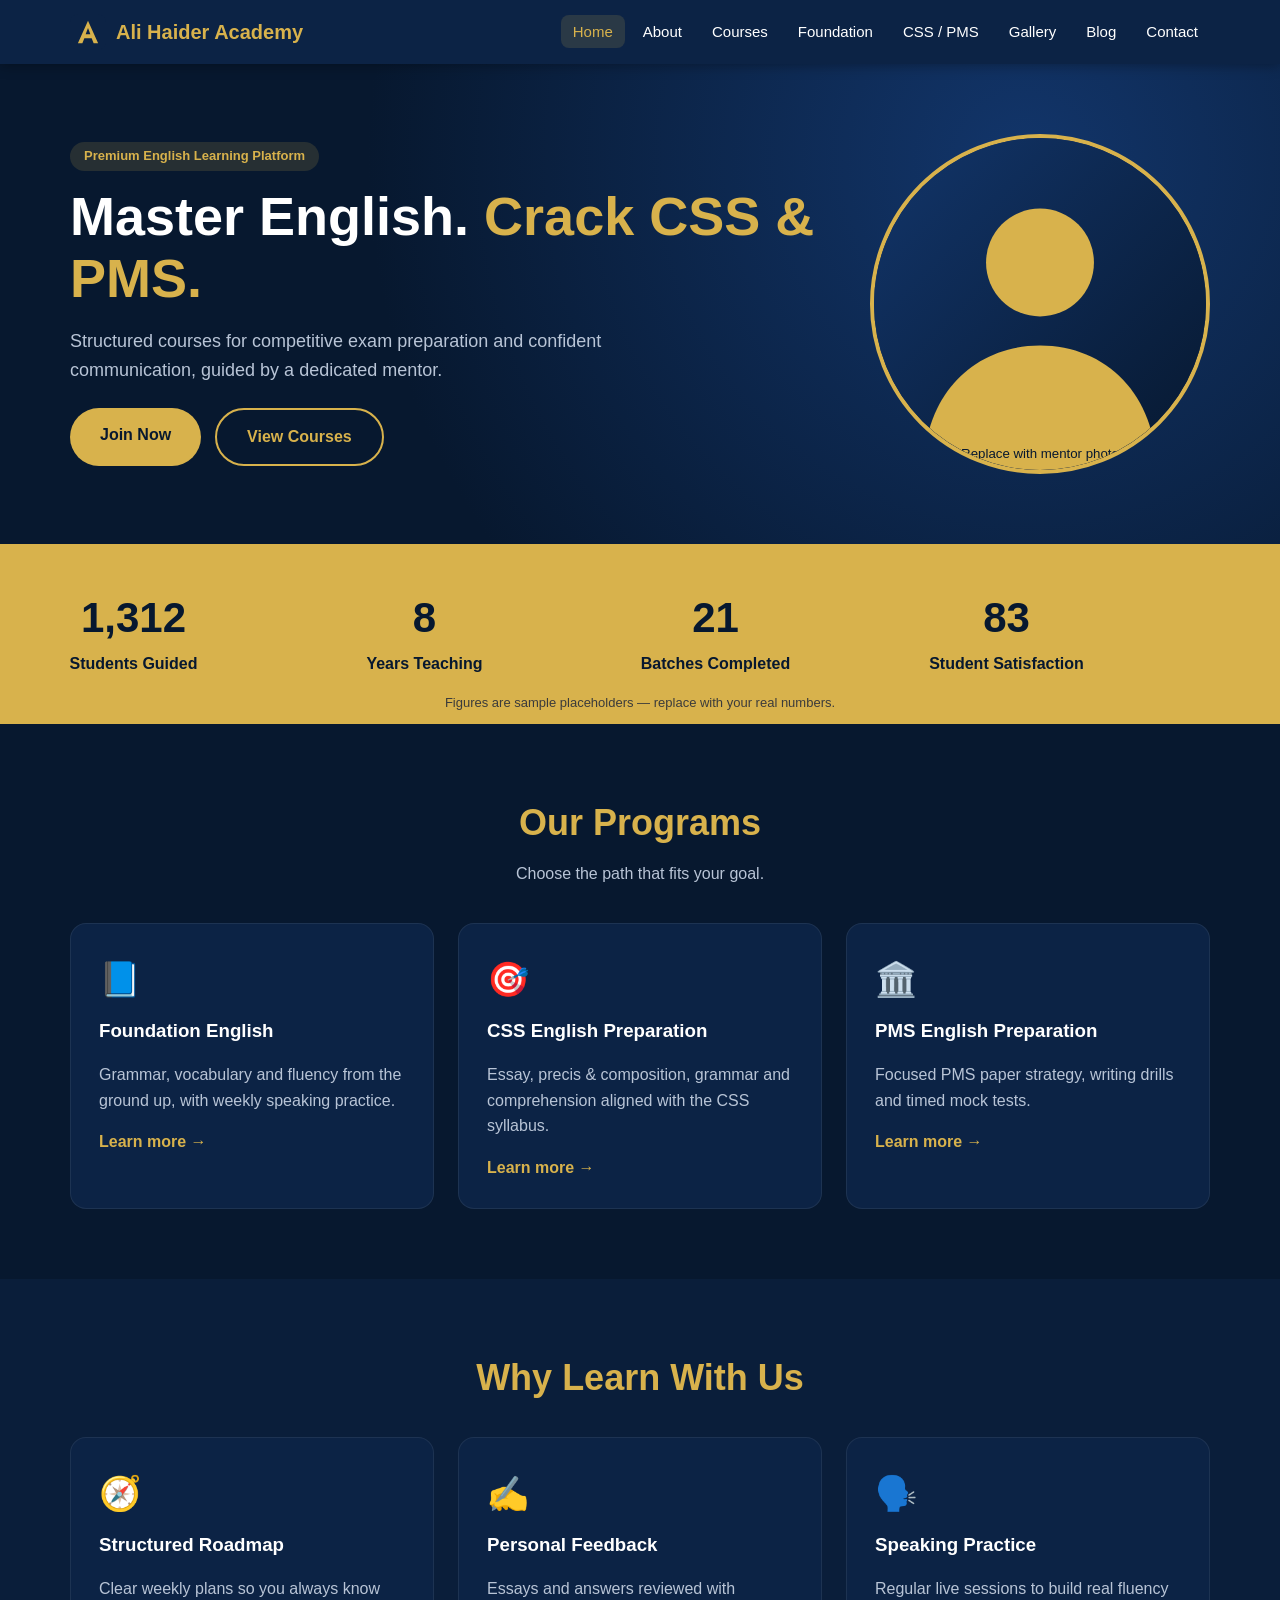
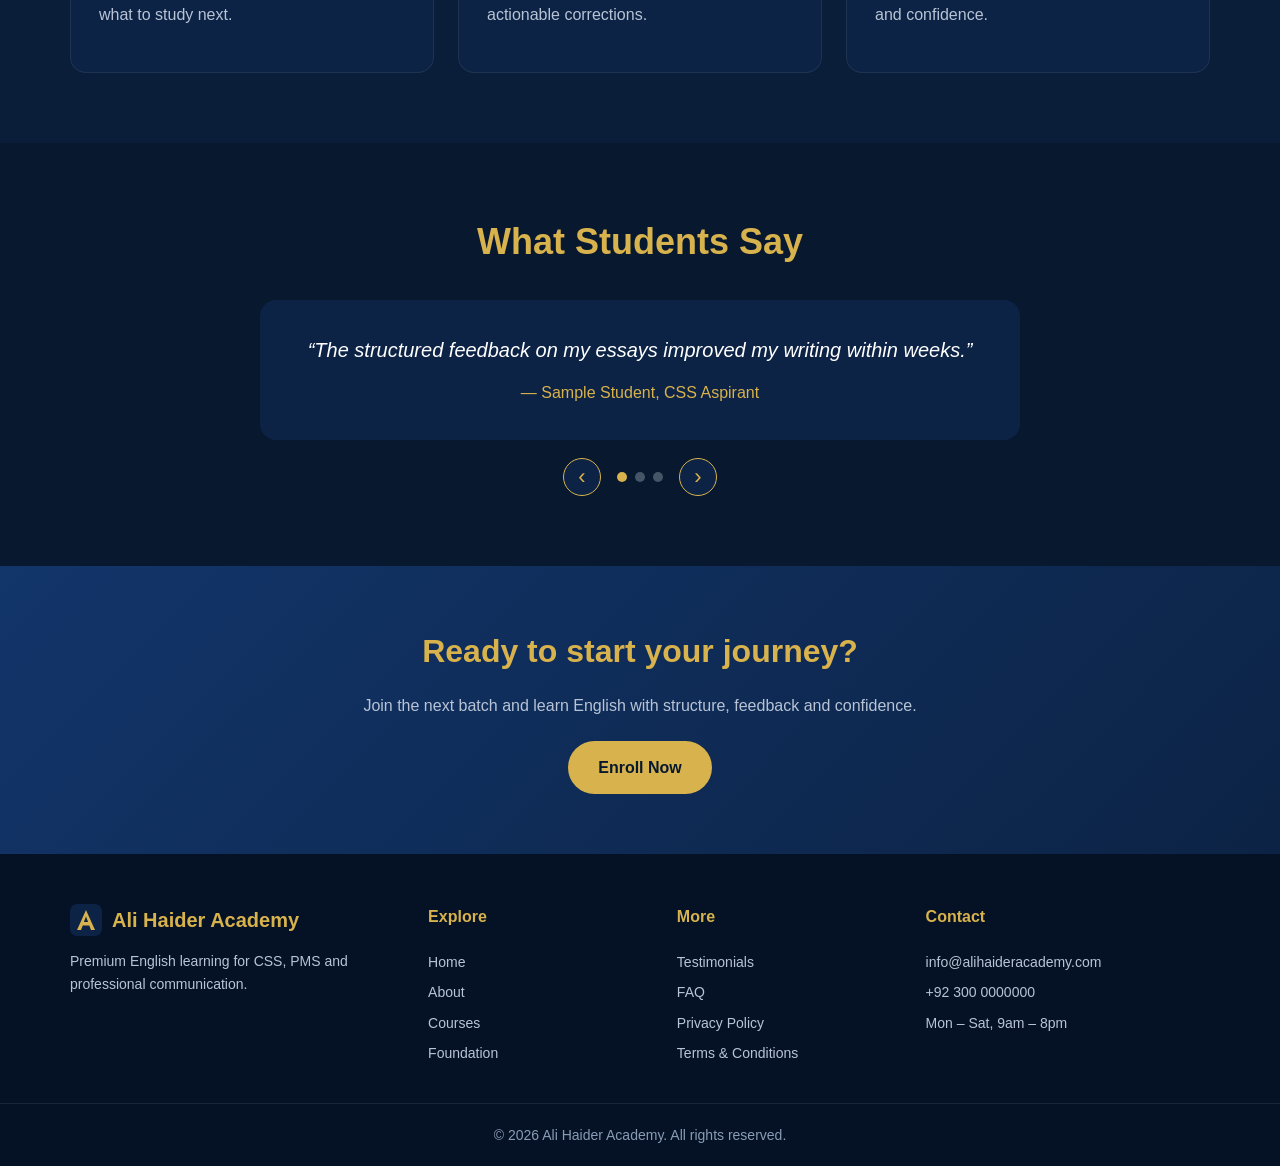
<file: index.html>
<!DOCTYPE html>
<html lang="en">
<head>
<meta charset="UTF-8">
<meta name="viewport" content="width=device-width, initial-scale=1.0">
<title>Home | Ali Haider Academy</title>
<meta name="description" content="Premium English learning platform for CSS, PMS and communication skills by Ali Haider Academy.">
<link rel="icon" type="image/svg+xml" href="assets/icons/logo.svg">
<link rel="stylesheet" href="css/style.css">
<link rel="stylesheet" href="css/responsive.css">
<link rel="stylesheet" href="css/animations.css">
</head>
<body>
<a class="skip" href="#main">Skip to content</a>
<header class="nav" id="top">
<div class="container nav-inner">
<a class="brand" href="index.html"><img src="assets/icons/logo.svg" alt="" width="36" height="36"><span>Ali Haider Academy</span></a>
<button class="menu-btn" id="menuBtn" aria-label="Toggle menu" aria-expanded="false" aria-controls="navLinks"><img src="assets/icons/menu.svg" alt="" width="26" height="26"></button>
<nav id="navLinks" aria-label="Main navigation"><a href="index.html" class="active" aria-current="page">Home</a><a href="about.html">About</a><a href="courses.html">Courses</a><a href="foundation.html">Foundation</a><a href="css-pms.html">CSS / PMS</a><a href="gallery.html">Gallery</a><a href="blog.html">Blog</a><a href="contact.html">Contact</a></nav>
</div>
</header>
<main id="main">

<section class="hero"><div class="container hero-inner">
<div class="reveal"><span class="tag">Premium English Learning Platform</span>
<h1>Master English. <span class="gold">Crack CSS &amp; PMS.</span></h1>
<p>Structured courses for competitive exam preparation and confident communication, guided by a dedicated mentor.</p>
<div class="actions"><a class="btn" href="contact.html">Join Now</a><a class="btn ghost" href="courses.html">View Courses</a></div></div>
<img class="hero-img reveal" src="assets/images/mentor-profile.svg" alt="Mentor portrait of Ali Haider" width="360" height="360">
</div></section>
<section class="stats"><div class="container grid4">
<div><b class="counter" data-target="1500" data-suffix="+">0</b><span>Students Guided</span></div>
<div><b class="counter" data-target="10" data-suffix="+">0</b><span>Years Teaching</span></div>
<div><b class="counter" data-target="25" data-suffix="+">0</b><span>Batches Completed</span></div>
<div><b class="counter" data-target="95" data-suffix="%">0</b><span>Student Satisfaction</span></div>
</div><p class="note container">Figures are sample placeholders — replace with your real numbers.</p></section>
<section class="section"><div class="container"><h2 class="title">Our Programs</h2><p class="sub">Choose the path that fits your goal.</p><div class="grid3">
<article class="card reveal"><div class="ico">📘</div><h3>Foundation English</h3><p>Grammar, vocabulary and fluency from the ground up, with weekly speaking practice.</p><a href="foundation.html" class="more">Learn more →</a></article>
<article class="card reveal"><div class="ico">🎯</div><h3>CSS English Preparation</h3><p>Essay, precis &amp; composition, grammar and comprehension aligned with the CSS syllabus.</p><a href="css-pms.html" class="more">Learn more →</a></article>
<article class="card reveal"><div class="ico">🏛️</div><h3>PMS English Preparation</h3><p>Focused PMS paper strategy, writing drills and timed mock tests.</p><a href="css-pms.html" class="more">Learn more →</a></article></div></div></section>
<section class="section alt"><div class="container"><h2 class="title">Why Learn With Us</h2><div class="grid3">
<div class="card reveal"><div class="ico">🧭</div><h3>Structured Roadmap</h3><p>Clear weekly plans so you always know what to study next.</p></div>
<div class="card reveal"><div class="ico">✍️</div><h3>Personal Feedback</h3><p>Essays and answers reviewed with actionable corrections.</p></div>
<div class="card reveal"><div class="ico">🗣️</div><h3>Speaking Practice</h3><p>Regular live sessions to build real fluency and confidence.</p></div></div></div></section>
<section class="section"><div class="container"><h2 class="title">What Students Say</h2>
<div class="slider" id="slider"><div class="slides">
<blockquote class="slide"><p>“The structured feedback on my essays improved my writing within weeks.”</p><cite>— Sample Student, CSS Aspirant</cite></blockquote>
<blockquote class="slide"><p>“Grammar finally made sense. The weekly practice kept me consistent.”</p><cite>— Sample Student, Foundation</cite></blockquote>
<blockquote class="slide"><p>“Timed mock tests prepared me for the real PMS paper.”</p><cite>— Sample Student, PMS Aspirant</cite></blockquote>
</div><div class="slider-ctrl"><button id="prev" aria-label="Previous">‹</button><div class="dots" id="dots"></div><button id="next" aria-label="Next">›</button></div></div></div></section>
<section class="cta"><div class="container reveal"><h2>Ready to start your journey?</h2><p>Join the next batch and learn English with structure, feedback and confidence.</p><a class="btn" href="contact.html">Enroll Now</a></div></section>
</main>
<footer class="footer">
<div class="container footer-grid">
<div><div class="brand"><img src="assets/icons/logo.svg" alt="" width="32" height="32"><span>Ali Haider Academy</span></div><p>Premium English learning for CSS, PMS and professional communication.</p></div>
<div><h4>Explore</h4><ul><li><a href="index.html">Home</a></li><li><a href="about.html">About</a></li><li><a href="courses.html">Courses</a></li><li><a href="foundation.html">Foundation</a></li></ul></div>
<div><h4>More</h4><ul><li><a href="testimonials.html">Testimonials</a></li><li><a href="faq.html">FAQ</a></li><li><a href="privacy.html">Privacy Policy</a></li><li><a href="terms.html">Terms &amp; Conditions</a></li></ul></div>
<div><h4>Contact</h4><ul><li>info@alihaideracademy.com</li><li>+92 300 0000000</li><li>Mon – Sat, 9am – 8pm</li></ul></div>
</div>
<div class="copy">&copy; <span id="year">2026</span> Ali Haider Academy. All rights reserved.</div>
</footer>
<button class="to-top" id="toTop" aria-label="Back to top">&#8679;</button>
<script src="js/main.js"></script>
<script src="js/counter.js"></script>
<script src="js/slider.js"></script>
</body>
</html>
</file>
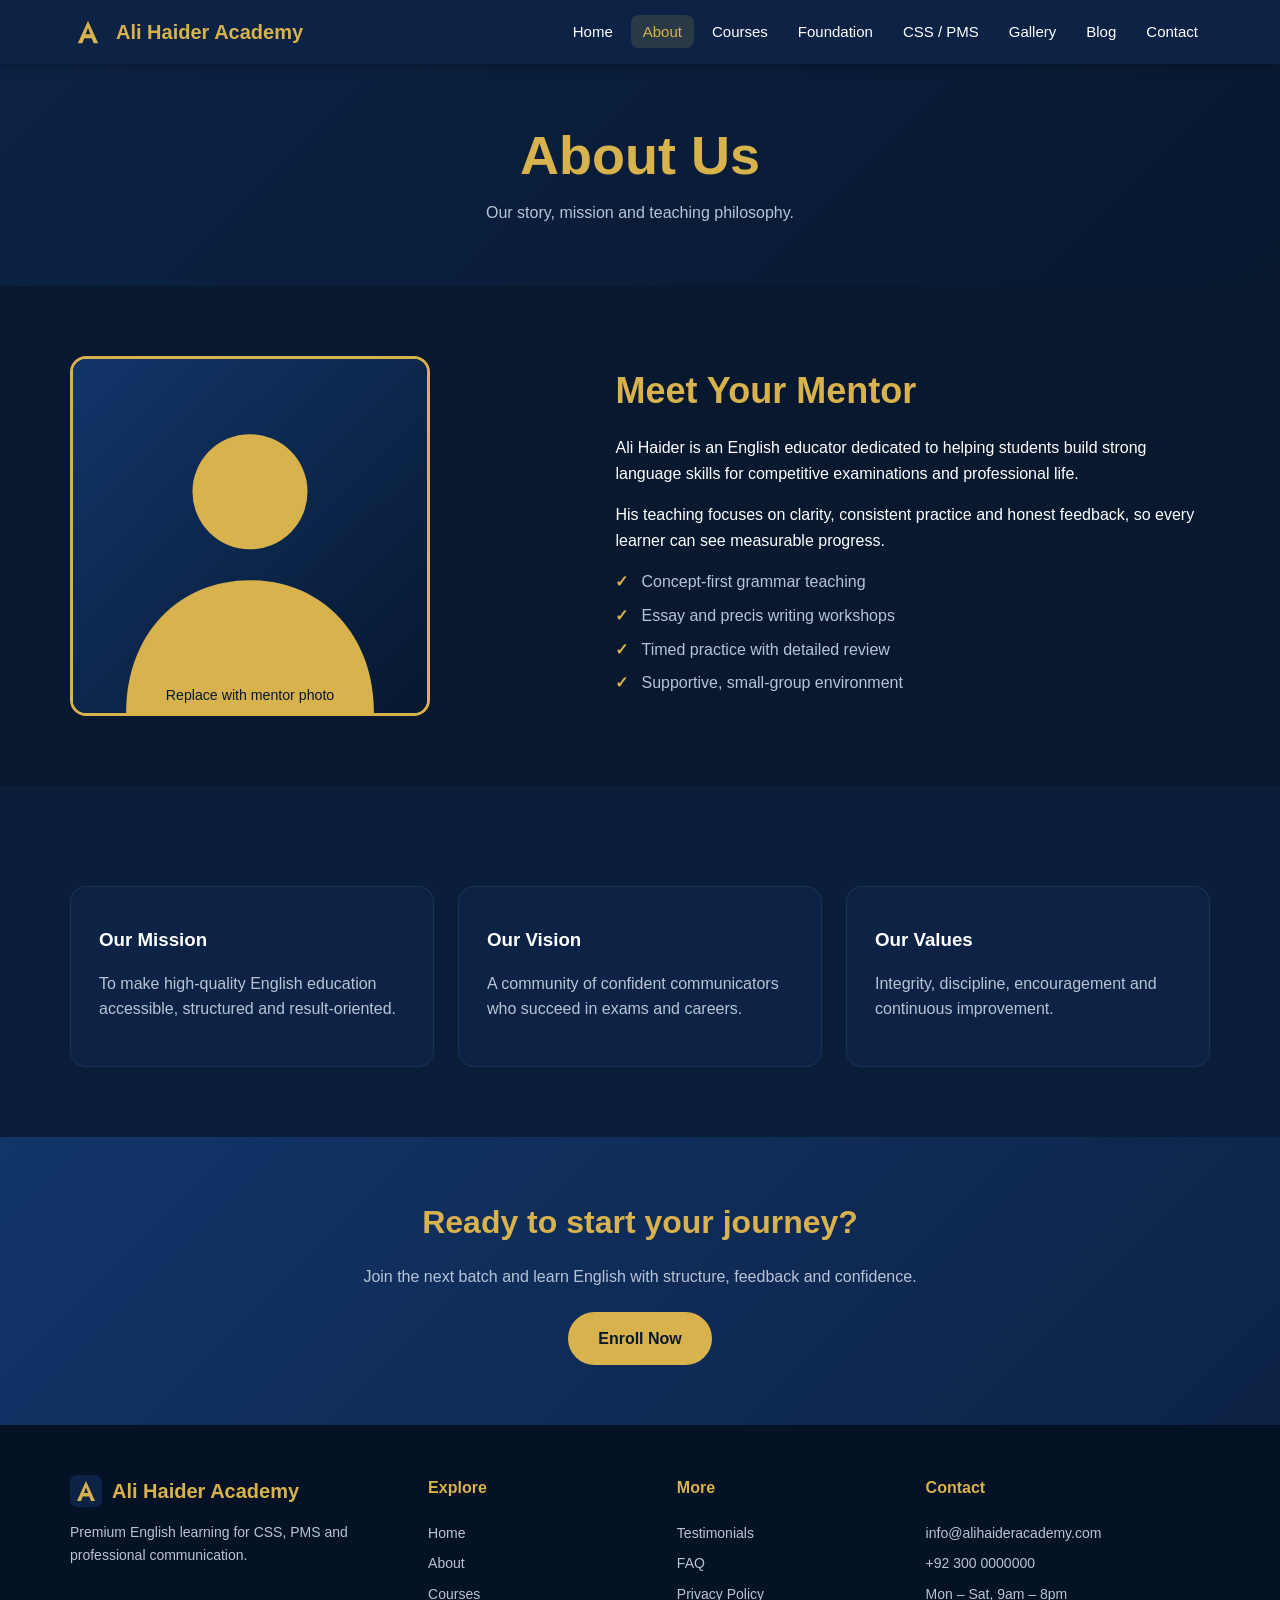
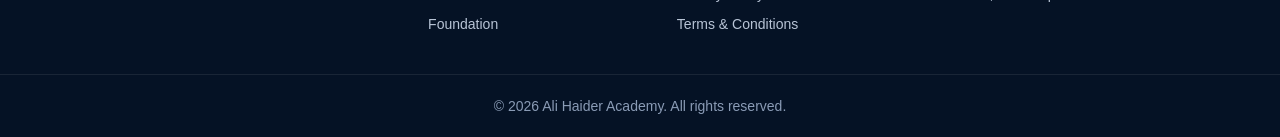
<file: about.html>
<!DOCTYPE html>
<html lang="en">
<head>
<meta charset="UTF-8">
<meta name="viewport" content="width=device-width, initial-scale=1.0">
<title>About | Ali Haider Academy</title>
<meta name="description" content="Learn about Ali Haider Academy, its mentor, mission and teaching approach.">
<link rel="icon" type="image/svg+xml" href="assets/icons/logo.svg">
<link rel="stylesheet" href="css/style.css">
<link rel="stylesheet" href="css/responsive.css">
<link rel="stylesheet" href="css/animations.css">
</head>
<body>
<a class="skip" href="#main">Skip to content</a>
<header class="nav" id="top">
<div class="container nav-inner">
<a class="brand" href="index.html"><img src="assets/icons/logo.svg" alt="" width="36" height="36"><span>Ali Haider Academy</span></a>
<button class="menu-btn" id="menuBtn" aria-label="Toggle menu" aria-expanded="false" aria-controls="navLinks"><img src="assets/icons/menu.svg" alt="" width="26" height="26"></button>
<nav id="navLinks" aria-label="Main navigation"><a href="index.html">Home</a><a href="about.html" class="active" aria-current="page">About</a><a href="courses.html">Courses</a><a href="foundation.html">Foundation</a><a href="css-pms.html">CSS / PMS</a><a href="gallery.html">Gallery</a><a href="blog.html">Blog</a><a href="contact.html">Contact</a></nav>
</div>
</header>
<main id="main">
<section class="page-hero"><div class="container reveal"><h1>About Us</h1><p>Our story, mission and teaching philosophy.</p></div></section>
<section class="section"><div class="container split">
<img class="reveal" src="assets/images/mentor-profile.svg" alt="Ali Haider, mentor" width="360" height="360">
<div class="reveal"><h2 class="title left">Meet Your Mentor</h2>
<p>Ali Haider is an English educator dedicated to helping students build strong language skills for competitive examinations and professional life.</p>
<p>His teaching focuses on clarity, consistent practice and honest feedback, so every learner can see measurable progress.</p>
<ul class="check"><li>Concept-first grammar teaching</li><li>Essay and precis writing workshops</li><li>Timed practice with detailed review</li><li>Supportive, small-group environment</li></ul></div></div></section>
<section class="section alt"><div class="container grid3">
<div class="card reveal"><h3>Our Mission</h3><p>To make high-quality English education accessible, structured and result-oriented.</p></div>
<div class="card reveal"><h3>Our Vision</h3><p>A community of confident communicators who succeed in exams and careers.</p></div>
<div class="card reveal"><h3>Our Values</h3><p>Integrity, discipline, encouragement and continuous improvement.</p></div></div></section><section class="cta"><div class="container reveal"><h2>Ready to start your journey?</h2><p>Join the next batch and learn English with structure, feedback and confidence.</p><a class="btn" href="contact.html">Enroll Now</a></div></section>
</main>
<footer class="footer">
<div class="container footer-grid">
<div><div class="brand"><img src="assets/icons/logo.svg" alt="" width="32" height="32"><span>Ali Haider Academy</span></div><p>Premium English learning for CSS, PMS and professional communication.</p></div>
<div><h4>Explore</h4><ul><li><a href="index.html">Home</a></li><li><a href="about.html">About</a></li><li><a href="courses.html">Courses</a></li><li><a href="foundation.html">Foundation</a></li></ul></div>
<div><h4>More</h4><ul><li><a href="testimonials.html">Testimonials</a></li><li><a href="faq.html">FAQ</a></li><li><a href="privacy.html">Privacy Policy</a></li><li><a href="terms.html">Terms &amp; Conditions</a></li></ul></div>
<div><h4>Contact</h4><ul><li>info@alihaideracademy.com</li><li>+92 300 0000000</li><li>Mon – Sat, 9am – 8pm</li></ul></div>
</div>
<div class="copy">&copy; <span id="year">2026</span> Ali Haider Academy. All rights reserved.</div>
</footer>
<button class="to-top" id="toTop" aria-label="Back to top">&#8679;</button>
<script src="js/main.js"></script>
</body>
</html>
</file>
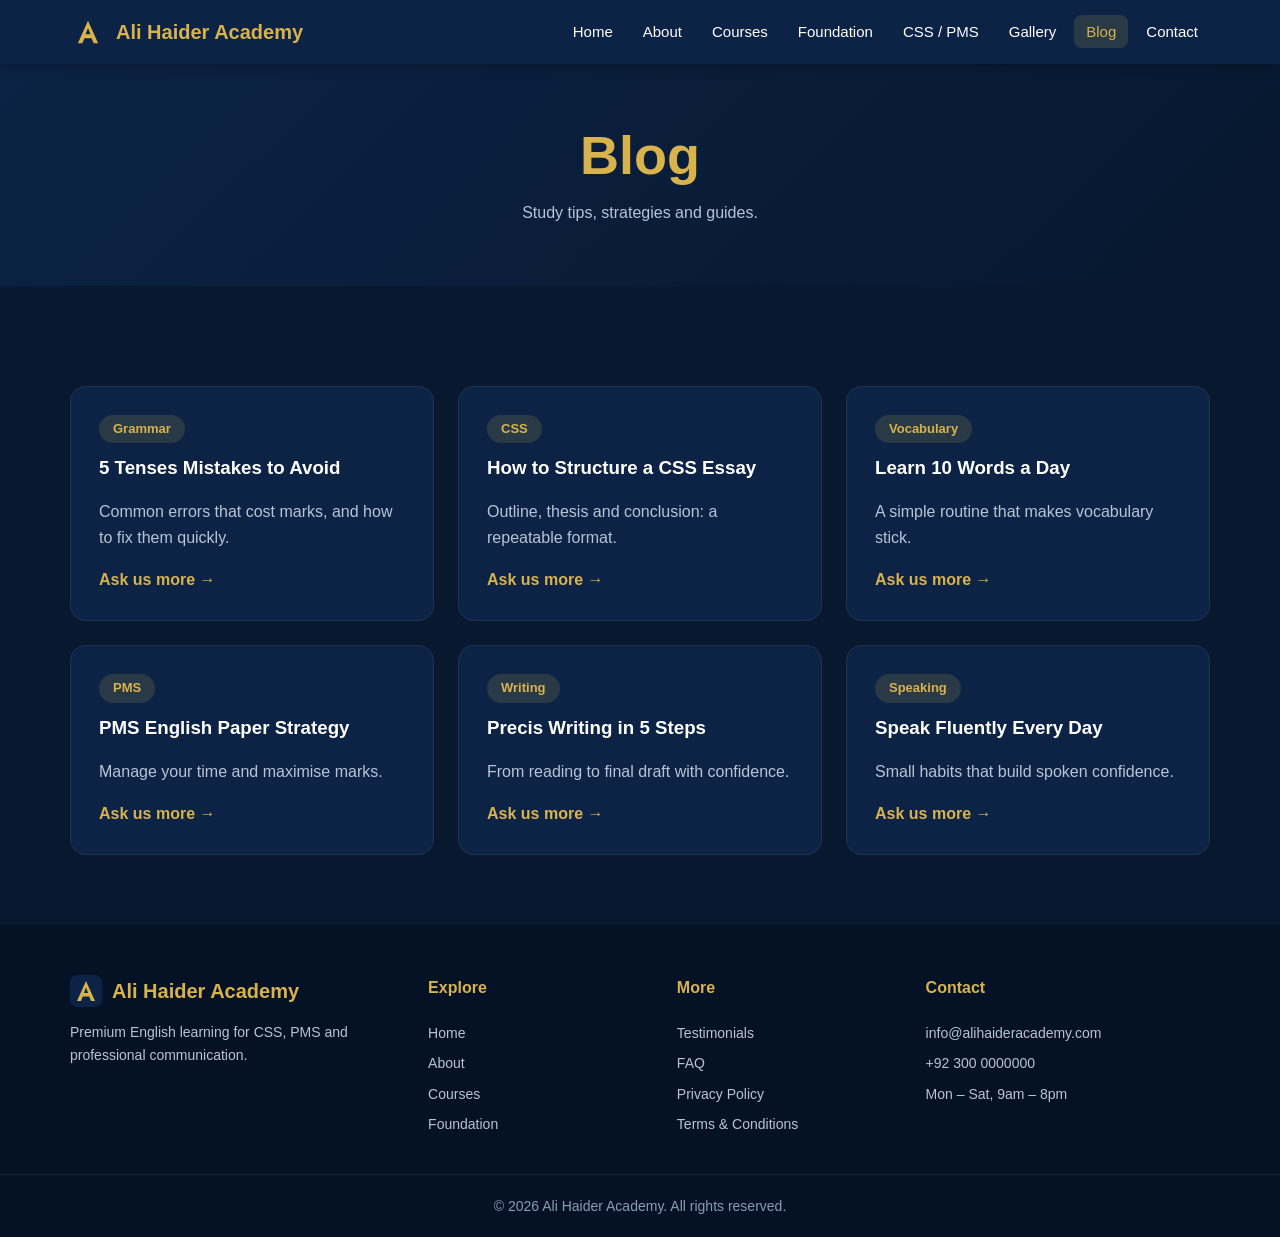
<file: blog.html>
<!DOCTYPE html>
<html lang="en">
<head>
<meta charset="UTF-8">
<meta name="viewport" content="width=device-width, initial-scale=1.0">
<title>Blog | Ali Haider Academy</title>
<meta name="description" content="Tips and guides on English grammar, writing and CSS/PMS preparation.">
<link rel="icon" type="image/svg+xml" href="assets/icons/logo.svg">
<link rel="stylesheet" href="css/style.css">
<link rel="stylesheet" href="css/responsive.css">
<link rel="stylesheet" href="css/animations.css">
</head>
<body>
<a class="skip" href="#main">Skip to content</a>
<header class="nav" id="top">
<div class="container nav-inner">
<a class="brand" href="index.html"><img src="assets/icons/logo.svg" alt="" width="36" height="36"><span>Ali Haider Academy</span></a>
<button class="menu-btn" id="menuBtn" aria-label="Toggle menu" aria-expanded="false" aria-controls="navLinks"><img src="assets/icons/menu.svg" alt="" width="26" height="26"></button>
<nav id="navLinks" aria-label="Main navigation"><a href="index.html">Home</a><a href="about.html">About</a><a href="courses.html">Courses</a><a href="foundation.html">Foundation</a><a href="css-pms.html">CSS / PMS</a><a href="gallery.html">Gallery</a><a href="blog.html" class="active" aria-current="page">Blog</a><a href="contact.html">Contact</a></nav>
</div>
</header>
<main id="main">
<section class="page-hero"><div class="container reveal"><h1>Blog</h1><p>Study tips, strategies and guides.</p></div></section><section class="section"><div class="container grid3"><article class="card reveal"><span class="tag">Grammar</span><h3>5 Tenses Mistakes to Avoid</h3><p>Common errors that cost marks, and how to fix them quickly.</p><a class="more" href="contact.html">Ask us more →</a></article><article class="card reveal"><span class="tag">CSS</span><h3>How to Structure a CSS Essay</h3><p>Outline, thesis and conclusion: a repeatable format.</p><a class="more" href="contact.html">Ask us more →</a></article><article class="card reveal"><span class="tag">Vocabulary</span><h3>Learn 10 Words a Day</h3><p>A simple routine that makes vocabulary stick.</p><a class="more" href="contact.html">Ask us more →</a></article><article class="card reveal"><span class="tag">PMS</span><h3>PMS English Paper Strategy</h3><p>Manage your time and maximise marks.</p><a class="more" href="contact.html">Ask us more →</a></article><article class="card reveal"><span class="tag">Writing</span><h3>Precis Writing in 5 Steps</h3><p>From reading to final draft with confidence.</p><a class="more" href="contact.html">Ask us more →</a></article><article class="card reveal"><span class="tag">Speaking</span><h3>Speak Fluently Every Day</h3><p>Small habits that build spoken confidence.</p><a class="more" href="contact.html">Ask us more →</a></article></div></section>
</main>
<footer class="footer">
<div class="container footer-grid">
<div><div class="brand"><img src="assets/icons/logo.svg" alt="" width="32" height="32"><span>Ali Haider Academy</span></div><p>Premium English learning for CSS, PMS and professional communication.</p></div>
<div><h4>Explore</h4><ul><li><a href="index.html">Home</a></li><li><a href="about.html">About</a></li><li><a href="courses.html">Courses</a></li><li><a href="foundation.html">Foundation</a></li></ul></div>
<div><h4>More</h4><ul><li><a href="testimonials.html">Testimonials</a></li><li><a href="faq.html">FAQ</a></li><li><a href="privacy.html">Privacy Policy</a></li><li><a href="terms.html">Terms &amp; Conditions</a></li></ul></div>
<div><h4>Contact</h4><ul><li>info@alihaideracademy.com</li><li>+92 300 0000000</li><li>Mon – Sat, 9am – 8pm</li></ul></div>
</div>
<div class="copy">&copy; <span id="year">2026</span> Ali Haider Academy. All rights reserved.</div>
</footer>
<button class="to-top" id="toTop" aria-label="Back to top">&#8679;</button>
<script src="js/main.js"></script>
</body>
</html>
</file>
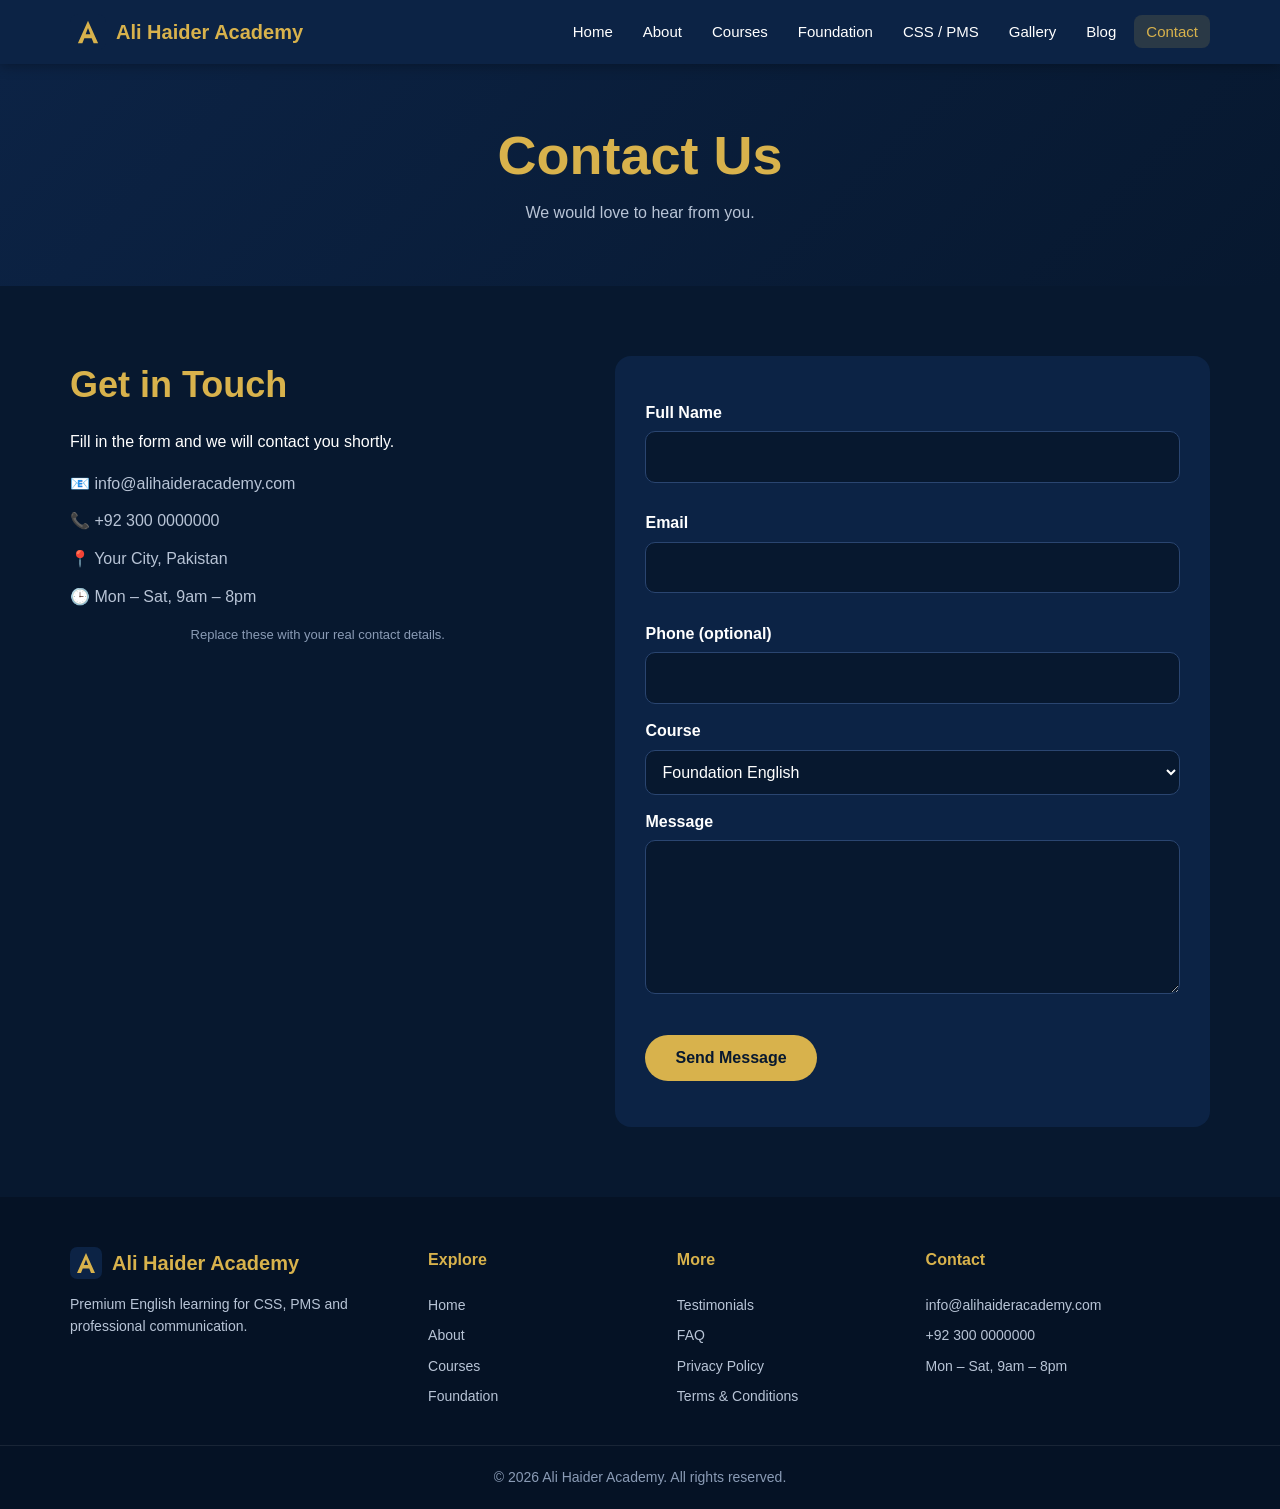
<file: contact.html>
<!DOCTYPE html>
<html lang="en">
<head>
<meta charset="UTF-8">
<meta name="viewport" content="width=device-width, initial-scale=1.0">
<title>Contact | Ali Haider Academy</title>
<meta name="description" content="Contact Ali Haider Academy to enroll or ask questions.">
<link rel="icon" type="image/svg+xml" href="assets/icons/logo.svg">
<link rel="stylesheet" href="css/style.css">
<link rel="stylesheet" href="css/responsive.css">
<link rel="stylesheet" href="css/animations.css">
</head>
<body>
<a class="skip" href="#main">Skip to content</a>
<header class="nav" id="top">
<div class="container nav-inner">
<a class="brand" href="index.html"><img src="assets/icons/logo.svg" alt="" width="36" height="36"><span>Ali Haider Academy</span></a>
<button class="menu-btn" id="menuBtn" aria-label="Toggle menu" aria-expanded="false" aria-controls="navLinks"><img src="assets/icons/menu.svg" alt="" width="26" height="26"></button>
<nav id="navLinks" aria-label="Main navigation"><a href="index.html">Home</a><a href="about.html">About</a><a href="courses.html">Courses</a><a href="foundation.html">Foundation</a><a href="css-pms.html">CSS / PMS</a><a href="gallery.html">Gallery</a><a href="blog.html">Blog</a><a href="contact.html" class="active" aria-current="page">Contact</a></nav>
</div>
</header>
<main id="main">
<section class="page-hero"><div class="container reveal"><h1>Contact Us</h1><p>We would love to hear from you.</p></div></section><section class="section"><div class="container split top">
<div class="reveal"><h2 class="title left">Get in Touch</h2><p>Fill in the form and we will contact you shortly.</p>
<ul class="info"><li>📧 info@alihaideracademy.com</li><li>📞 +92 300 0000000</li><li>📍 Your City, Pakistan</li><li>🕒 Mon – Sat, 9am – 8pm</li></ul><p class="note">Replace these with your real contact details.</p></div>
<form id="contactForm" class="form reveal" novalidate>
<label for="name">Full Name</label><input id="name" name="name" type="text" autocomplete="name" required><small class="err" data-for="name"></small>
<label for="email">Email</label><input id="email" name="email" type="email" autocomplete="email" required><small class="err" data-for="email"></small>
<label for="phone">Phone (optional)</label><input id="phone" name="phone" type="tel" autocomplete="tel">
<label for="course">Course</label><select id="course" name="course"><option>Foundation English</option><option>CSS English</option><option>PMS English</option></select>
<label for="message">Message</label><textarea id="message" name="message" rows="5" required></textarea><small class="err" data-for="message"></small>
<button class="btn" type="submit">Send Message</button><p id="formStatus" role="status" aria-live="polite"></p>
</form></div></section>
</main>
<footer class="footer">
<div class="container footer-grid">
<div><div class="brand"><img src="assets/icons/logo.svg" alt="" width="32" height="32"><span>Ali Haider Academy</span></div><p>Premium English learning for CSS, PMS and professional communication.</p></div>
<div><h4>Explore</h4><ul><li><a href="index.html">Home</a></li><li><a href="about.html">About</a></li><li><a href="courses.html">Courses</a></li><li><a href="foundation.html">Foundation</a></li></ul></div>
<div><h4>More</h4><ul><li><a href="testimonials.html">Testimonials</a></li><li><a href="faq.html">FAQ</a></li><li><a href="privacy.html">Privacy Policy</a></li><li><a href="terms.html">Terms &amp; Conditions</a></li></ul></div>
<div><h4>Contact</h4><ul><li>info@alihaideracademy.com</li><li>+92 300 0000000</li><li>Mon – Sat, 9am – 8pm</li></ul></div>
</div>
<div class="copy">&copy; <span id="year">2026</span> Ali Haider Academy. All rights reserved.</div>
</footer>
<button class="to-top" id="toTop" aria-label="Back to top">&#8679;</button>
<script src="js/main.js"></script>
<script src="js/contact.js"></script>
</body>
</html>
</file>
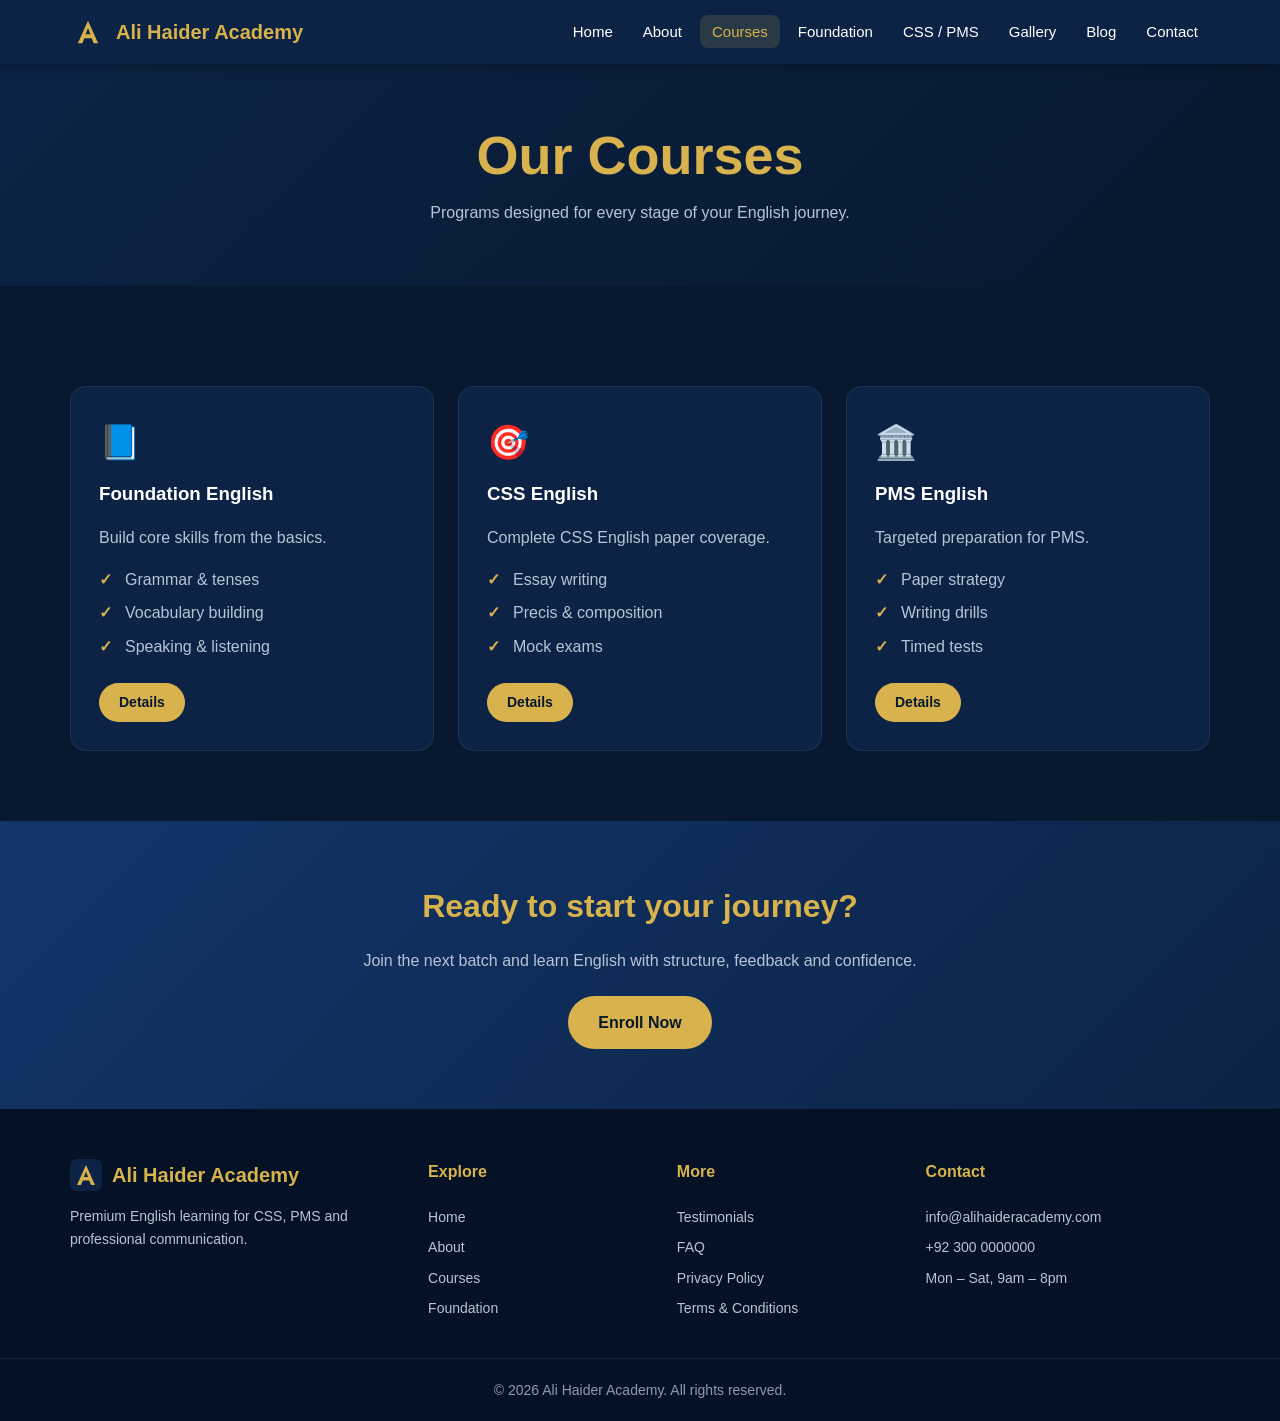
<file: courses.html>
<!DOCTYPE html>
<html lang="en">
<head>
<meta charset="UTF-8">
<meta name="viewport" content="width=device-width, initial-scale=1.0">
<title>Courses | Ali Haider Academy</title>
<meta name="description" content="Browse English courses: Foundation, CSS and PMS preparation.">
<link rel="icon" type="image/svg+xml" href="assets/icons/logo.svg">
<link rel="stylesheet" href="css/style.css">
<link rel="stylesheet" href="css/responsive.css">
<link rel="stylesheet" href="css/animations.css">
</head>
<body>
<a class="skip" href="#main">Skip to content</a>
<header class="nav" id="top">
<div class="container nav-inner">
<a class="brand" href="index.html"><img src="assets/icons/logo.svg" alt="" width="36" height="36"><span>Ali Haider Academy</span></a>
<button class="menu-btn" id="menuBtn" aria-label="Toggle menu" aria-expanded="false" aria-controls="navLinks"><img src="assets/icons/menu.svg" alt="" width="26" height="26"></button>
<nav id="navLinks" aria-label="Main navigation"><a href="index.html">Home</a><a href="about.html">About</a><a href="courses.html" class="active" aria-current="page">Courses</a><a href="foundation.html">Foundation</a><a href="css-pms.html">CSS / PMS</a><a href="gallery.html">Gallery</a><a href="blog.html">Blog</a><a href="contact.html">Contact</a></nav>
</div>
</header>
<main id="main">
<section class="page-hero"><div class="container reveal"><h1>Our Courses</h1><p>Programs designed for every stage of your English journey.</p></div></section><section class="section"><div class="container grid3"><article class="card reveal"><div class="ico">📘</div><h3>Foundation English</h3><p>Build core skills from the basics.</p><ul class="check"><li>Grammar &amp; tenses</li><li>Vocabulary building</li><li>Speaking &amp; listening</li></ul><a class="btn small" href="foundation.html">Details</a></article><article class="card reveal"><div class="ico">🎯</div><h3>CSS English</h3><p>Complete CSS English paper coverage.</p><ul class="check"><li>Essay writing</li><li>Precis &amp; composition</li><li>Mock exams</li></ul><a class="btn small" href="css-pms.html">Details</a></article><article class="card reveal"><div class="ico">🏛️</div><h3>PMS English</h3><p>Targeted preparation for PMS.</p><ul class="check"><li>Paper strategy</li><li>Writing drills</li><li>Timed tests</li></ul><a class="btn small" href="css-pms.html">Details</a></article></div></section><section class="cta"><div class="container reveal"><h2>Ready to start your journey?</h2><p>Join the next batch and learn English with structure, feedback and confidence.</p><a class="btn" href="contact.html">Enroll Now</a></div></section>
</main>
<footer class="footer">
<div class="container footer-grid">
<div><div class="brand"><img src="assets/icons/logo.svg" alt="" width="32" height="32"><span>Ali Haider Academy</span></div><p>Premium English learning for CSS, PMS and professional communication.</p></div>
<div><h4>Explore</h4><ul><li><a href="index.html">Home</a></li><li><a href="about.html">About</a></li><li><a href="courses.html">Courses</a></li><li><a href="foundation.html">Foundation</a></li></ul></div>
<div><h4>More</h4><ul><li><a href="testimonials.html">Testimonials</a></li><li><a href="faq.html">FAQ</a></li><li><a href="privacy.html">Privacy Policy</a></li><li><a href="terms.html">Terms &amp; Conditions</a></li></ul></div>
<div><h4>Contact</h4><ul><li>info@alihaideracademy.com</li><li>+92 300 0000000</li><li>Mon – Sat, 9am – 8pm</li></ul></div>
</div>
<div class="copy">&copy; <span id="year">2026</span> Ali Haider Academy. All rights reserved.</div>
</footer>
<button class="to-top" id="toTop" aria-label="Back to top">&#8679;</button>
<script src="js/main.js"></script>
</body>
</html>
</file>
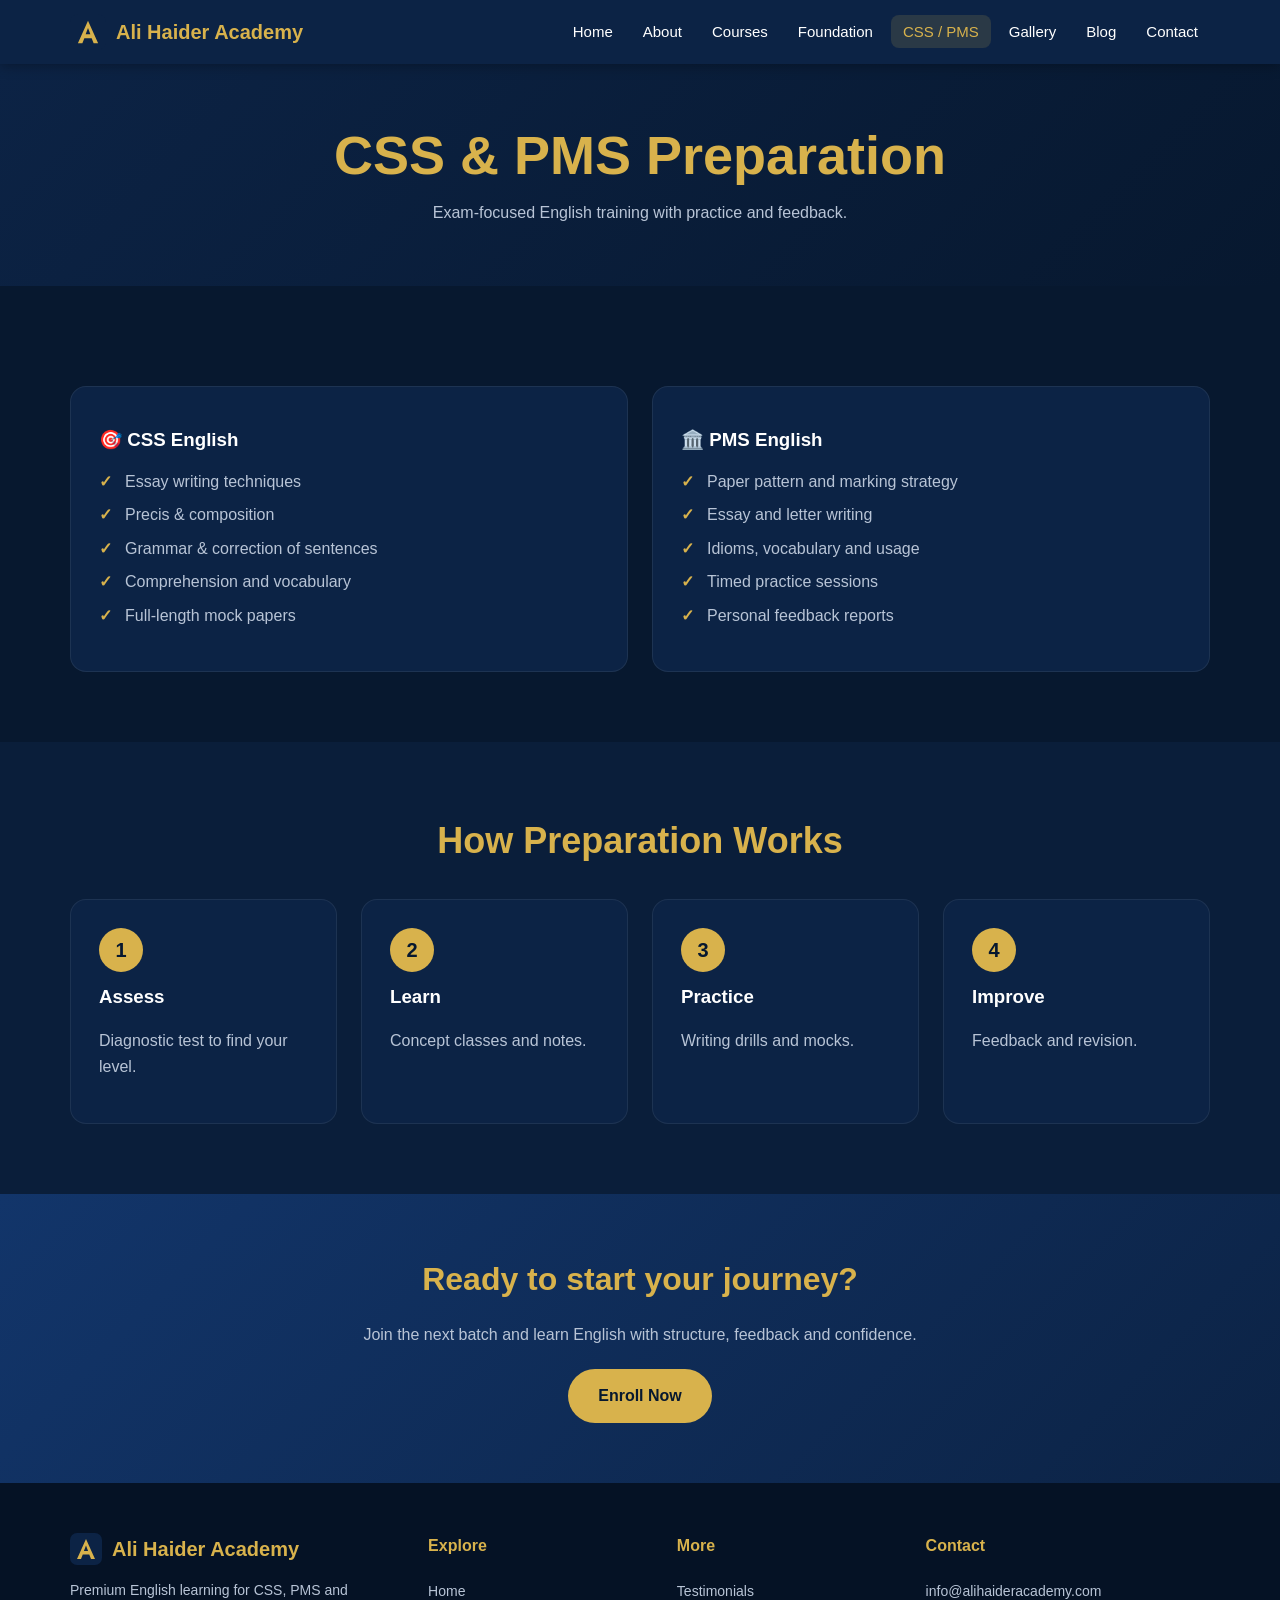
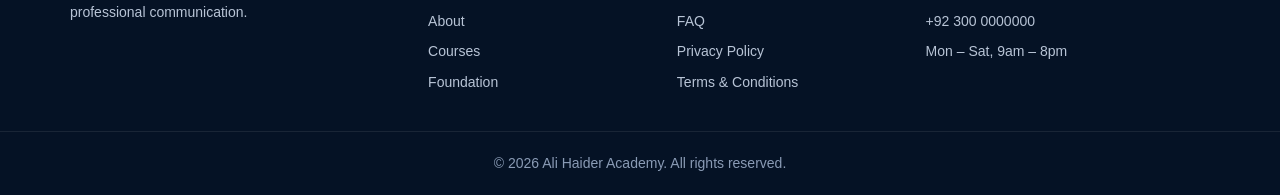
<file: css-pms.html>
<!DOCTYPE html>
<html lang="en">
<head>
<meta charset="UTF-8">
<meta name="viewport" content="width=device-width, initial-scale=1.0">
<title>CSS PMS Preparation | Ali Haider Academy</title>
<meta name="description" content="CSS and PMS English preparation: essay, precis, grammar, mock tests and feedback.">
<link rel="icon" type="image/svg+xml" href="assets/icons/logo.svg">
<link rel="stylesheet" href="css/style.css">
<link rel="stylesheet" href="css/responsive.css">
<link rel="stylesheet" href="css/animations.css">
</head>
<body>
<a class="skip" href="#main">Skip to content</a>
<header class="nav" id="top">
<div class="container nav-inner">
<a class="brand" href="index.html"><img src="assets/icons/logo.svg" alt="" width="36" height="36"><span>Ali Haider Academy</span></a>
<button class="menu-btn" id="menuBtn" aria-label="Toggle menu" aria-expanded="false" aria-controls="navLinks"><img src="assets/icons/menu.svg" alt="" width="26" height="26"></button>
<nav id="navLinks" aria-label="Main navigation"><a href="index.html">Home</a><a href="about.html">About</a><a href="courses.html">Courses</a><a href="foundation.html">Foundation</a><a href="css-pms.html" class="active" aria-current="page">CSS / PMS</a><a href="gallery.html">Gallery</a><a href="blog.html">Blog</a><a href="contact.html">Contact</a></nav>
</div>
</header>
<main id="main">
<section class="page-hero"><div class="container reveal"><h1>CSS &amp; PMS Preparation</h1><p>Exam-focused English training with practice and feedback.</p></div></section><section class="section"><div class="container grid2">
<div class="card reveal"><h3>🎯 CSS English</h3><ul class="check"><li>Essay writing techniques</li><li>Precis &amp; composition</li><li>Grammar &amp; correction of sentences</li><li>Comprehension and vocabulary</li><li>Full-length mock papers</li></ul></div>
<div class="card reveal"><h3>🏛️ PMS English</h3><ul class="check"><li>Paper pattern and marking strategy</li><li>Essay and letter writing</li><li>Idioms, vocabulary and usage</li><li>Timed practice sessions</li><li>Personal feedback reports</li></ul></div></div></section>
<section class="section alt"><div class="container"><h2 class="title">How Preparation Works</h2><div class="grid4 steps">
<div class="card reveal"><b>1</b><h3>Assess</h3><p>Diagnostic test to find your level.</p></div>
<div class="card reveal"><b>2</b><h3>Learn</h3><p>Concept classes and notes.</p></div>
<div class="card reveal"><b>3</b><h3>Practice</h3><p>Writing drills and mocks.</p></div>
<div class="card reveal"><b>4</b><h3>Improve</h3><p>Feedback and revision.</p></div></div></div></section><section class="cta"><div class="container reveal"><h2>Ready to start your journey?</h2><p>Join the next batch and learn English with structure, feedback and confidence.</p><a class="btn" href="contact.html">Enroll Now</a></div></section>
</main>
<footer class="footer">
<div class="container footer-grid">
<div><div class="brand"><img src="assets/icons/logo.svg" alt="" width="32" height="32"><span>Ali Haider Academy</span></div><p>Premium English learning for CSS, PMS and professional communication.</p></div>
<div><h4>Explore</h4><ul><li><a href="index.html">Home</a></li><li><a href="about.html">About</a></li><li><a href="courses.html">Courses</a></li><li><a href="foundation.html">Foundation</a></li></ul></div>
<div><h4>More</h4><ul><li><a href="testimonials.html">Testimonials</a></li><li><a href="faq.html">FAQ</a></li><li><a href="privacy.html">Privacy Policy</a></li><li><a href="terms.html">Terms &amp; Conditions</a></li></ul></div>
<div><h4>Contact</h4><ul><li>info@alihaideracademy.com</li><li>+92 300 0000000</li><li>Mon – Sat, 9am – 8pm</li></ul></div>
</div>
<div class="copy">&copy; <span id="year">2026</span> Ali Haider Academy. All rights reserved.</div>
</footer>
<button class="to-top" id="toTop" aria-label="Back to top">&#8679;</button>
<script src="js/main.js"></script>
</body>
</html>
</file>
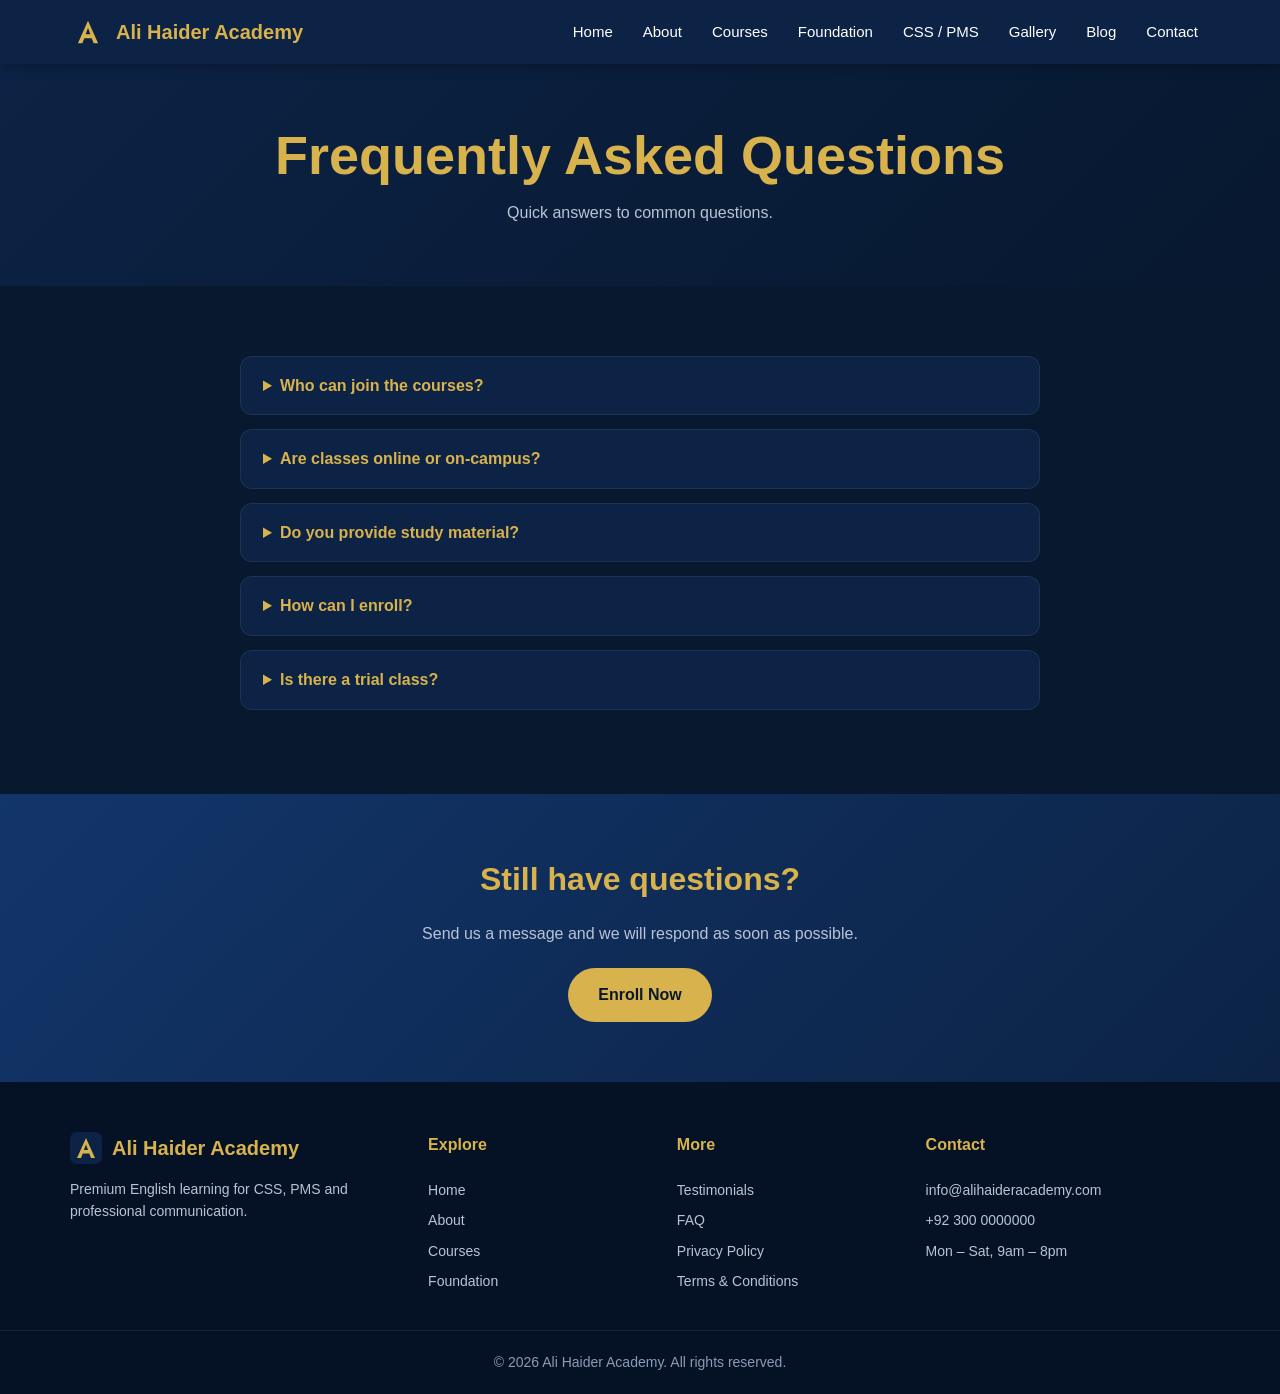
<file: faq.html>
<!DOCTYPE html>
<html lang="en">
<head>
<meta charset="UTF-8">
<meta name="viewport" content="width=device-width, initial-scale=1.0">
<title>FAQ | Ali Haider Academy</title>
<meta name="description" content="Frequently asked questions about courses, enrollment and classes.">
<link rel="icon" type="image/svg+xml" href="assets/icons/logo.svg">
<link rel="stylesheet" href="css/style.css">
<link rel="stylesheet" href="css/responsive.css">
<link rel="stylesheet" href="css/animations.css">
</head>
<body>
<a class="skip" href="#main">Skip to content</a>
<header class="nav" id="top">
<div class="container nav-inner">
<a class="brand" href="index.html"><img src="assets/icons/logo.svg" alt="" width="36" height="36"><span>Ali Haider Academy</span></a>
<button class="menu-btn" id="menuBtn" aria-label="Toggle menu" aria-expanded="false" aria-controls="navLinks"><img src="assets/icons/menu.svg" alt="" width="26" height="26"></button>
<nav id="navLinks" aria-label="Main navigation"><a href="index.html">Home</a><a href="about.html">About</a><a href="courses.html">Courses</a><a href="foundation.html">Foundation</a><a href="css-pms.html">CSS / PMS</a><a href="gallery.html">Gallery</a><a href="blog.html">Blog</a><a href="contact.html">Contact</a></nav>
</div>
</header>
<main id="main">
<section class="page-hero"><div class="container reveal"><h1>Frequently Asked Questions</h1><p>Quick answers to common questions.</p></div></section><section class="section"><div class="container narrow"><details class="faq reveal"><summary>Who can join the courses?</summary><p>Anyone who wants to improve English — from beginners to CSS and PMS aspirants.</p></details><details class="faq reveal"><summary>Are classes online or on-campus?</summary><p>This can be configured to your offering; update this answer with your real modes.</p></details><details class="faq reveal"><summary>Do you provide study material?</summary><p>Yes, notes and practice sheets are shared with enrolled students.</p></details><details class="faq reveal"><summary>How can I enroll?</summary><p>Use the Contact page to send your details, and we will get back to you.</p></details><details class="faq reveal"><summary>Is there a trial class?</summary><p>Update this answer based on your policy.</p></details></div></section><section class="cta"><div class="container reveal"><h2>Still have questions?</h2><p>Send us a message and we will respond as soon as possible.</p><a class="btn" href="contact.html">Enroll Now</a></div></section>
</main>
<footer class="footer">
<div class="container footer-grid">
<div><div class="brand"><img src="assets/icons/logo.svg" alt="" width="32" height="32"><span>Ali Haider Academy</span></div><p>Premium English learning for CSS, PMS and professional communication.</p></div>
<div><h4>Explore</h4><ul><li><a href="index.html">Home</a></li><li><a href="about.html">About</a></li><li><a href="courses.html">Courses</a></li><li><a href="foundation.html">Foundation</a></li></ul></div>
<div><h4>More</h4><ul><li><a href="testimonials.html">Testimonials</a></li><li><a href="faq.html">FAQ</a></li><li><a href="privacy.html">Privacy Policy</a></li><li><a href="terms.html">Terms &amp; Conditions</a></li></ul></div>
<div><h4>Contact</h4><ul><li>info@alihaideracademy.com</li><li>+92 300 0000000</li><li>Mon – Sat, 9am – 8pm</li></ul></div>
</div>
<div class="copy">&copy; <span id="year">2026</span> Ali Haider Academy. All rights reserved.</div>
</footer>
<button class="to-top" id="toTop" aria-label="Back to top">&#8679;</button>
<script src="js/main.js"></script>
</body>
</html>
</file>
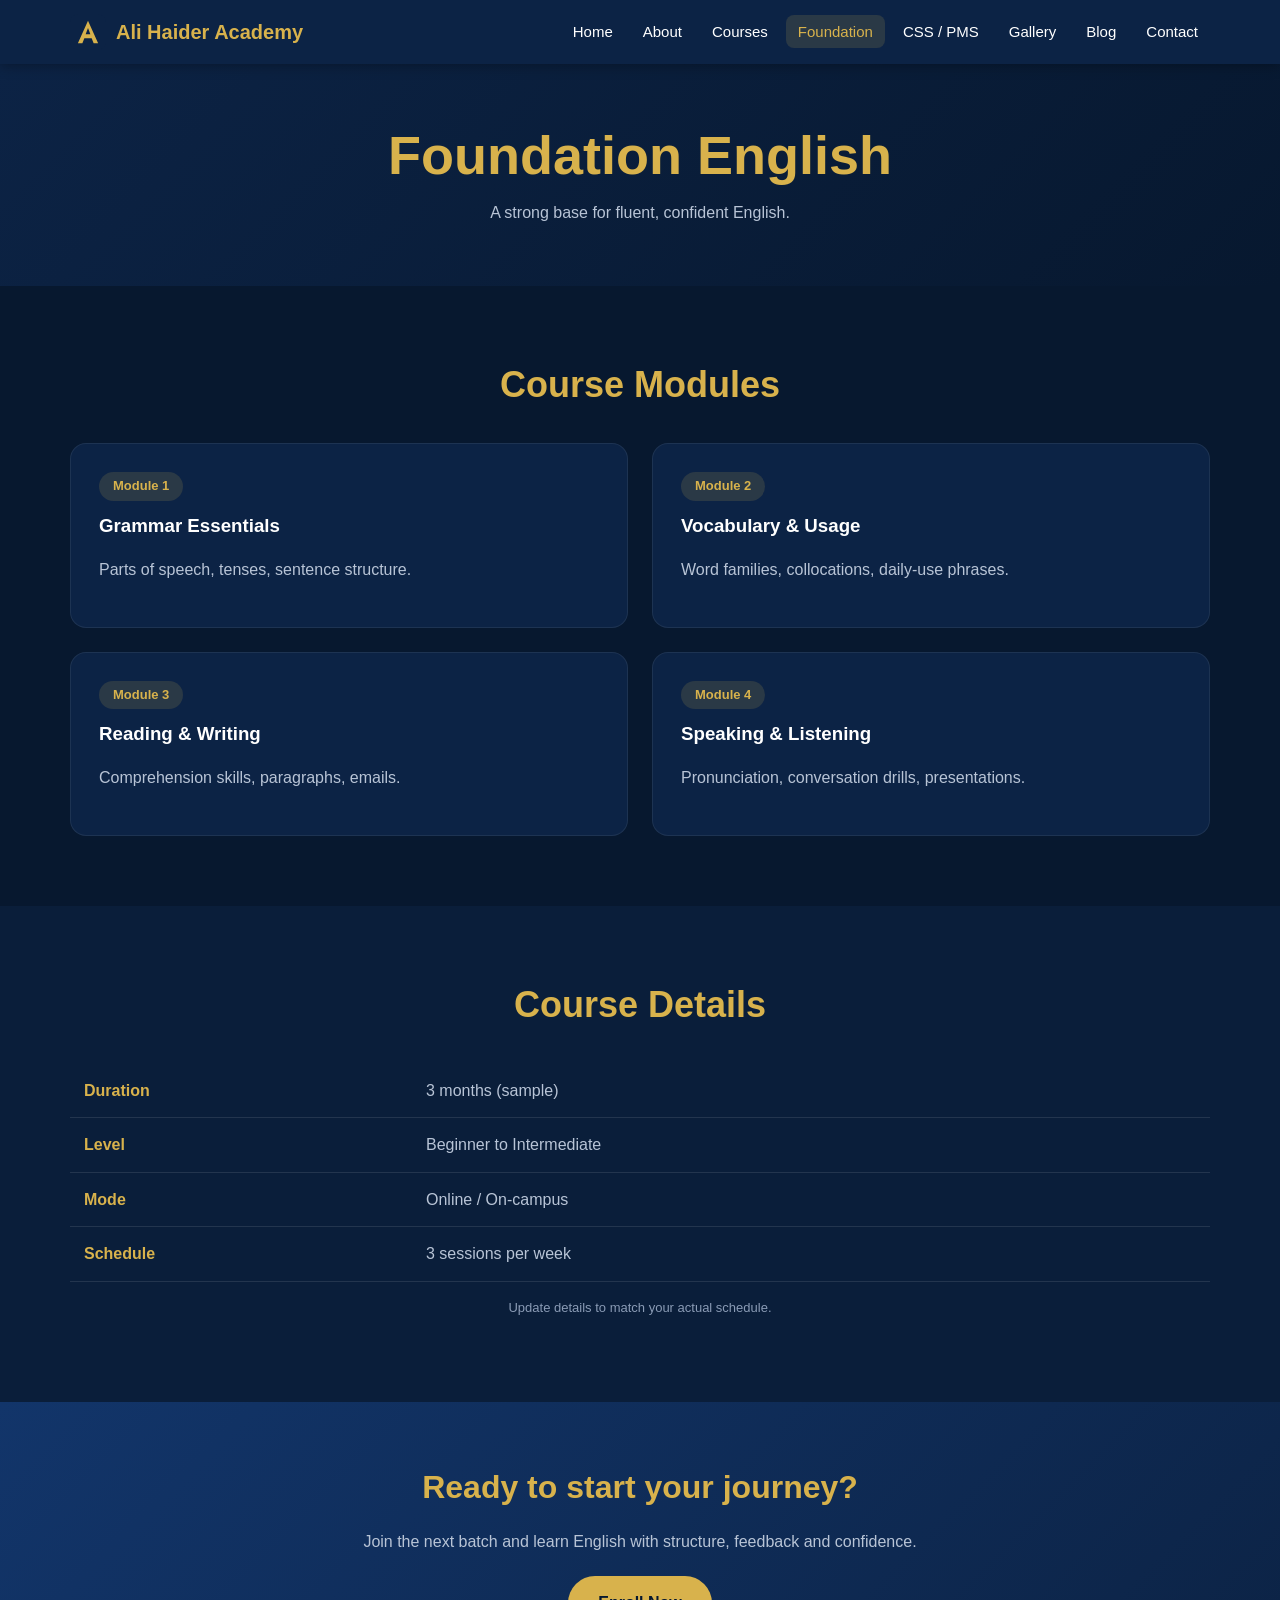
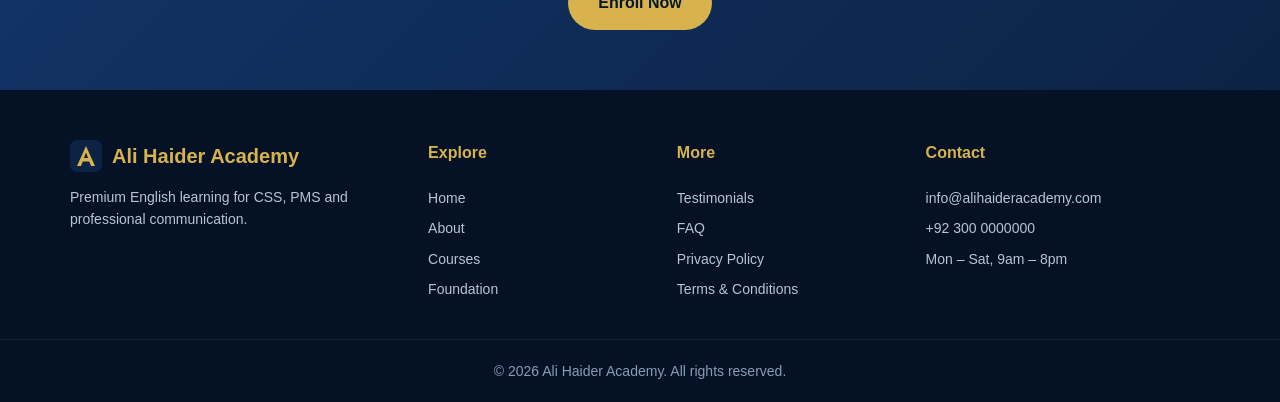
<file: foundation.html>
<!DOCTYPE html>
<html lang="en">
<head>
<meta charset="UTF-8">
<meta name="viewport" content="width=device-width, initial-scale=1.0">
<title>Foundation English | Ali Haider Academy</title>
<meta name="description" content="Foundation English course: grammar, vocabulary, reading, writing and speaking.">
<link rel="icon" type="image/svg+xml" href="assets/icons/logo.svg">
<link rel="stylesheet" href="css/style.css">
<link rel="stylesheet" href="css/responsive.css">
<link rel="stylesheet" href="css/animations.css">
</head>
<body>
<a class="skip" href="#main">Skip to content</a>
<header class="nav" id="top">
<div class="container nav-inner">
<a class="brand" href="index.html"><img src="assets/icons/logo.svg" alt="" width="36" height="36"><span>Ali Haider Academy</span></a>
<button class="menu-btn" id="menuBtn" aria-label="Toggle menu" aria-expanded="false" aria-controls="navLinks"><img src="assets/icons/menu.svg" alt="" width="26" height="26"></button>
<nav id="navLinks" aria-label="Main navigation"><a href="index.html">Home</a><a href="about.html">About</a><a href="courses.html">Courses</a><a href="foundation.html" class="active" aria-current="page">Foundation</a><a href="css-pms.html">CSS / PMS</a><a href="gallery.html">Gallery</a><a href="blog.html">Blog</a><a href="contact.html">Contact</a></nav>
</div>
</header>
<main id="main">
<section class="page-hero"><div class="container reveal"><h1>Foundation English</h1><p>A strong base for fluent, confident English.</p></div></section><section class="section"><div class="container"><h2 class="title">Course Modules</h2><div class="grid2"><div class="card reveal"><span class="tag">Module 1</span><h3>Grammar Essentials</h3><p>Parts of speech, tenses, sentence structure.</p></div><div class="card reveal"><span class="tag">Module 2</span><h3>Vocabulary &amp; Usage</h3><p>Word families, collocations, daily-use phrases.</p></div><div class="card reveal"><span class="tag">Module 3</span><h3>Reading &amp; Writing</h3><p>Comprehension skills, paragraphs, emails.</p></div><div class="card reveal"><span class="tag">Module 4</span><h3>Speaking &amp; Listening</h3><p>Pronunciation, conversation drills, presentations.</p></div></div></div></section>
<section class="section alt"><div class="container"><h2 class="title">Course Details</h2><div class="table-wrap"><table><tr><th>Duration</th><td>3 months (sample)</td></tr><tr><th>Level</th><td>Beginner to Intermediate</td></tr><tr><th>Mode</th><td>Online / On-campus</td></tr><tr><th>Schedule</th><td>3 sessions per week</td></tr></table></div><p class="note">Update details to match your actual schedule.</p></div></section><section class="cta"><div class="container reveal"><h2>Ready to start your journey?</h2><p>Join the next batch and learn English with structure, feedback and confidence.</p><a class="btn" href="contact.html">Enroll Now</a></div></section>
</main>
<footer class="footer">
<div class="container footer-grid">
<div><div class="brand"><img src="assets/icons/logo.svg" alt="" width="32" height="32"><span>Ali Haider Academy</span></div><p>Premium English learning for CSS, PMS and professional communication.</p></div>
<div><h4>Explore</h4><ul><li><a href="index.html">Home</a></li><li><a href="about.html">About</a></li><li><a href="courses.html">Courses</a></li><li><a href="foundation.html">Foundation</a></li></ul></div>
<div><h4>More</h4><ul><li><a href="testimonials.html">Testimonials</a></li><li><a href="faq.html">FAQ</a></li><li><a href="privacy.html">Privacy Policy</a></li><li><a href="terms.html">Terms &amp; Conditions</a></li></ul></div>
<div><h4>Contact</h4><ul><li>info@alihaideracademy.com</li><li>+92 300 0000000</li><li>Mon – Sat, 9am – 8pm</li></ul></div>
</div>
<div class="copy">&copy; <span id="year">2026</span> Ali Haider Academy. All rights reserved.</div>
</footer>
<button class="to-top" id="toTop" aria-label="Back to top">&#8679;</button>
<script src="js/main.js"></script>
</body>
</html>
</file>
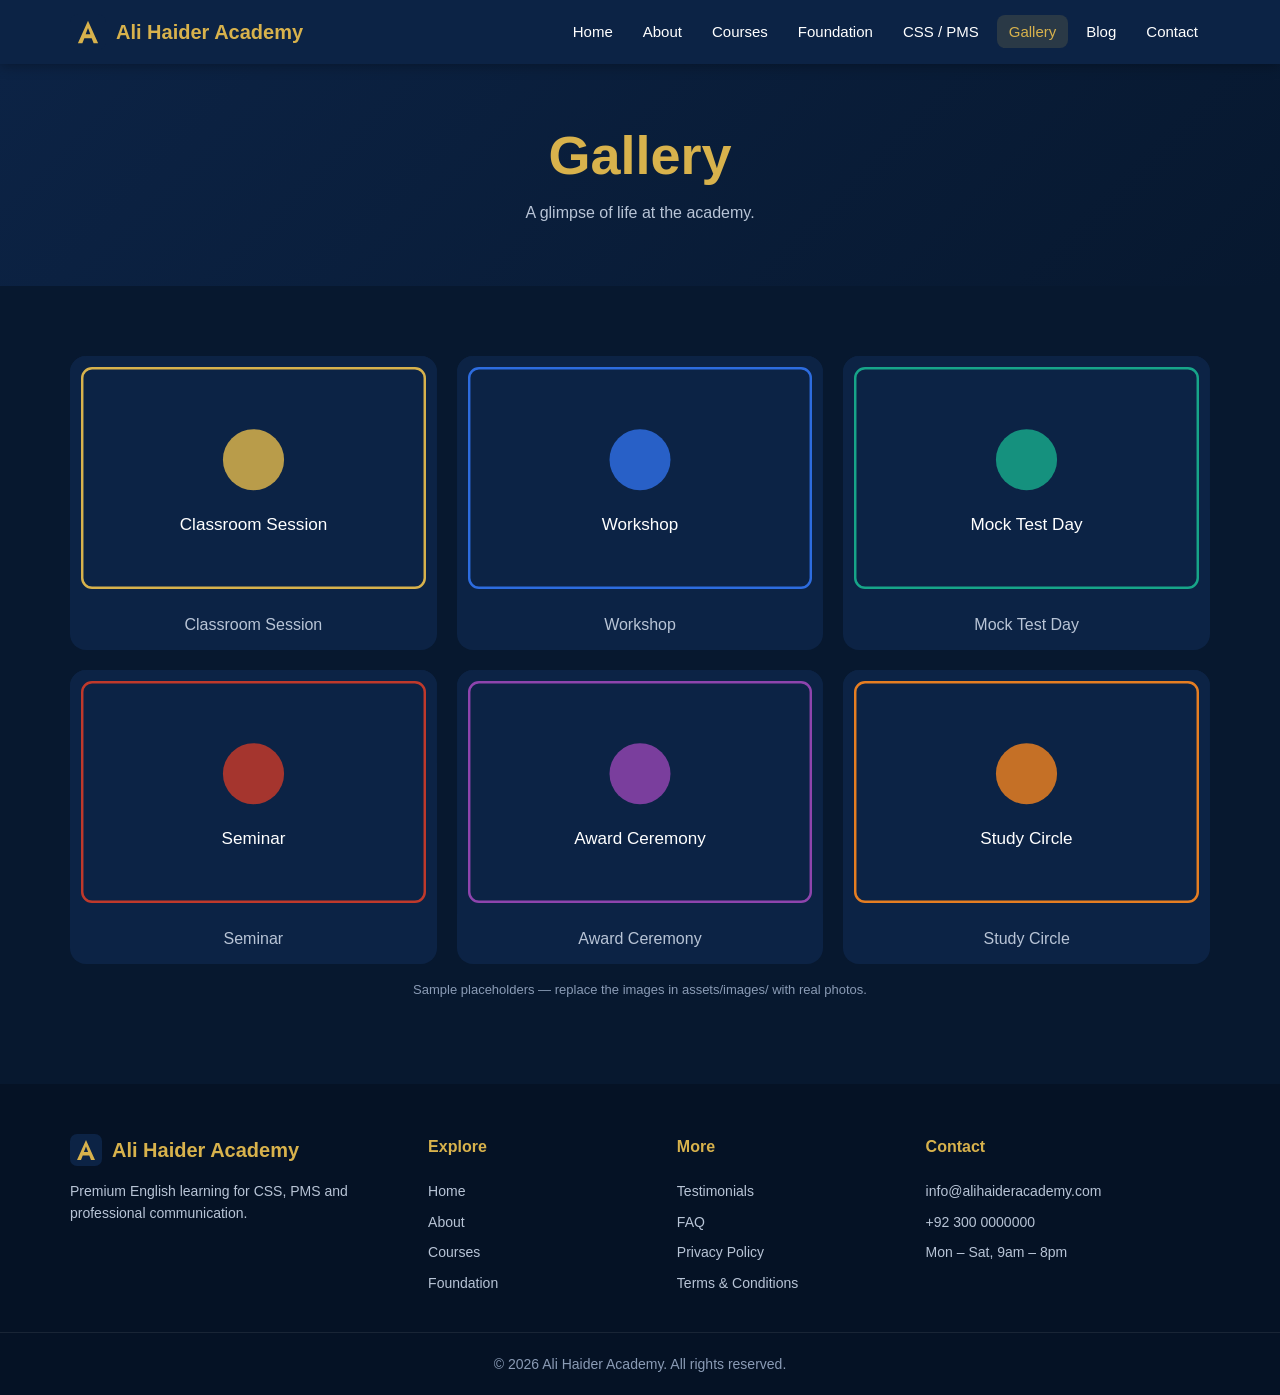
<file: gallery.html>
<!DOCTYPE html>
<html lang="en">
<head>
<meta charset="UTF-8">
<meta name="viewport" content="width=device-width, initial-scale=1.0">
<title>Gallery | Ali Haider Academy</title>
<meta name="description" content="Moments from classes, workshops and events at Ali Haider Academy.">
<link rel="icon" type="image/svg+xml" href="assets/icons/logo.svg">
<link rel="stylesheet" href="css/style.css">
<link rel="stylesheet" href="css/responsive.css">
<link rel="stylesheet" href="css/animations.css">
</head>
<body>
<a class="skip" href="#main">Skip to content</a>
<header class="nav" id="top">
<div class="container nav-inner">
<a class="brand" href="index.html"><img src="assets/icons/logo.svg" alt="" width="36" height="36"><span>Ali Haider Academy</span></a>
<button class="menu-btn" id="menuBtn" aria-label="Toggle menu" aria-expanded="false" aria-controls="navLinks"><img src="assets/icons/menu.svg" alt="" width="26" height="26"></button>
<nav id="navLinks" aria-label="Main navigation"><a href="index.html">Home</a><a href="about.html">About</a><a href="courses.html">Courses</a><a href="foundation.html">Foundation</a><a href="css-pms.html">CSS / PMS</a><a href="gallery.html" class="active" aria-current="page">Gallery</a><a href="blog.html">Blog</a><a href="contact.html">Contact</a></nav>
</div>
</header>
<main id="main">
<section class="page-hero"><div class="container reveal"><h1>Gallery</h1><p>A glimpse of life at the academy.</p></div></section><section class="section"><div class="container"><div class="gallery" id="gallery"><figure class="reveal"><img src="assets/images/gallery-1.svg" alt="Classroom Session" loading="lazy"><figcaption>Classroom Session</figcaption></figure><figure class="reveal"><img src="assets/images/gallery-2.svg" alt="Workshop" loading="lazy"><figcaption>Workshop</figcaption></figure><figure class="reveal"><img src="assets/images/gallery-3.svg" alt="Mock Test Day" loading="lazy"><figcaption>Mock Test Day</figcaption></figure><figure class="reveal"><img src="assets/images/gallery-4.svg" alt="Seminar" loading="lazy"><figcaption>Seminar</figcaption></figure><figure class="reveal"><img src="assets/images/gallery-5.svg" alt="Award Ceremony" loading="lazy"><figcaption>Award Ceremony</figcaption></figure><figure class="reveal"><img src="assets/images/gallery-6.svg" alt="Study Circle" loading="lazy"><figcaption>Study Circle</figcaption></figure></div><p class="note">Sample placeholders — replace the images in assets/images/ with real photos.</p></div></section><div class="lightbox" id="lightbox" role="dialog" aria-modal="true" aria-label="Image preview" hidden><button id="lbClose" aria-label="Close">×</button><img id="lbImg" alt=""></div>
</main>
<footer class="footer">
<div class="container footer-grid">
<div><div class="brand"><img src="assets/icons/logo.svg" alt="" width="32" height="32"><span>Ali Haider Academy</span></div><p>Premium English learning for CSS, PMS and professional communication.</p></div>
<div><h4>Explore</h4><ul><li><a href="index.html">Home</a></li><li><a href="about.html">About</a></li><li><a href="courses.html">Courses</a></li><li><a href="foundation.html">Foundation</a></li></ul></div>
<div><h4>More</h4><ul><li><a href="testimonials.html">Testimonials</a></li><li><a href="faq.html">FAQ</a></li><li><a href="privacy.html">Privacy Policy</a></li><li><a href="terms.html">Terms &amp; Conditions</a></li></ul></div>
<div><h4>Contact</h4><ul><li>info@alihaideracademy.com</li><li>+92 300 0000000</li><li>Mon – Sat, 9am – 8pm</li></ul></div>
</div>
<div class="copy">&copy; <span id="year">2026</span> Ali Haider Academy. All rights reserved.</div>
</footer>
<button class="to-top" id="toTop" aria-label="Back to top">&#8679;</button>
<script src="js/main.js"></script>
</body>
</html>
</file>
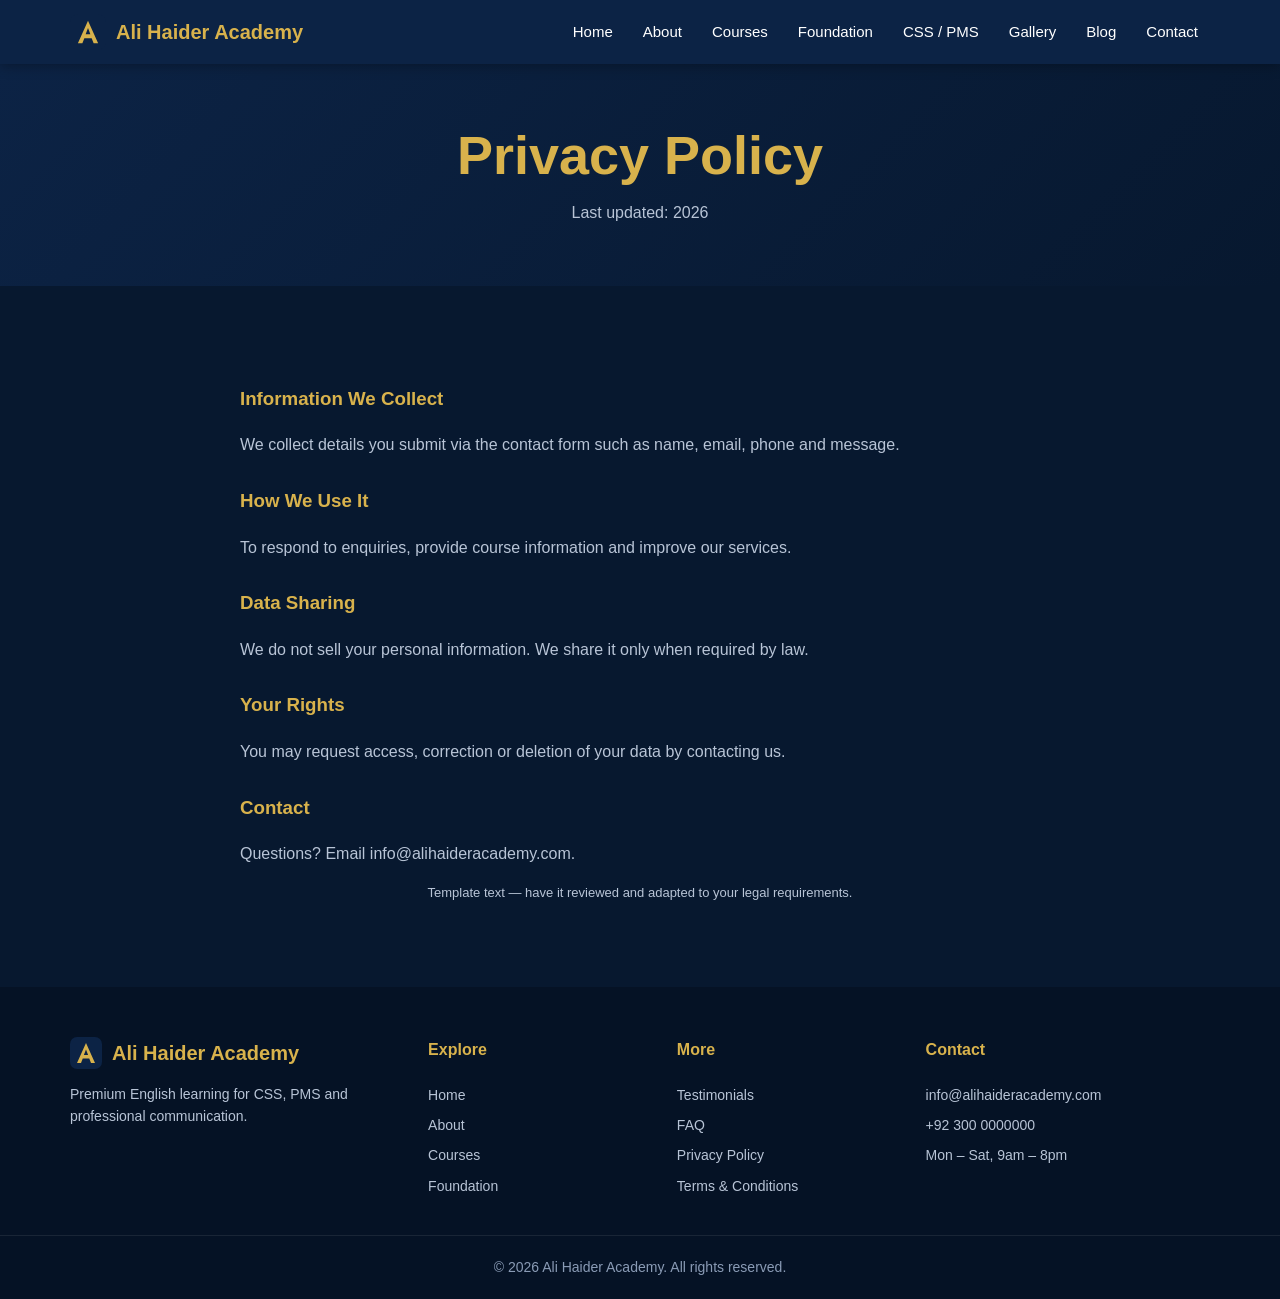
<file: privacy.html>
<!DOCTYPE html>
<html lang="en">
<head>
<meta charset="UTF-8">
<meta name="viewport" content="width=device-width, initial-scale=1.0">
<title>Privacy Policy | Ali Haider Academy</title>
<meta name="description" content="Privacy Policy of Ali Haider Academy.">
<link rel="icon" type="image/svg+xml" href="assets/icons/logo.svg">
<link rel="stylesheet" href="css/style.css">
<link rel="stylesheet" href="css/responsive.css">
<link rel="stylesheet" href="css/animations.css">
</head>
<body>
<a class="skip" href="#main">Skip to content</a>
<header class="nav" id="top">
<div class="container nav-inner">
<a class="brand" href="index.html"><img src="assets/icons/logo.svg" alt="" width="36" height="36"><span>Ali Haider Academy</span></a>
<button class="menu-btn" id="menuBtn" aria-label="Toggle menu" aria-expanded="false" aria-controls="navLinks"><img src="assets/icons/menu.svg" alt="" width="26" height="26"></button>
<nav id="navLinks" aria-label="Main navigation"><a href="index.html">Home</a><a href="about.html">About</a><a href="courses.html">Courses</a><a href="foundation.html">Foundation</a><a href="css-pms.html">CSS / PMS</a><a href="gallery.html">Gallery</a><a href="blog.html">Blog</a><a href="contact.html">Contact</a></nav>
</div>
</header>
<main id="main">
<section class="page-hero"><div class="container reveal"><h1>Privacy Policy</h1><p>Last updated: 2026</p></div></section><section class="section"><div class="container narrow legal"><h3>Information We Collect</h3><p>We collect details you submit via the contact form such as name, email, phone and message.</p><h3>How We Use It</h3><p>To respond to enquiries, provide course information and improve our services.</p><h3>Data Sharing</h3><p>We do not sell your personal information. We share it only when required by law.</p><h3>Your Rights</h3><p>You may request access, correction or deletion of your data by contacting us.</p><h3>Contact</h3><p>Questions? Email info@alihaideracademy.com.</p><p class="note">Template text — have it reviewed and adapted to your legal requirements.</p></div></section>
</main>
<footer class="footer">
<div class="container footer-grid">
<div><div class="brand"><img src="assets/icons/logo.svg" alt="" width="32" height="32"><span>Ali Haider Academy</span></div><p>Premium English learning for CSS, PMS and professional communication.</p></div>
<div><h4>Explore</h4><ul><li><a href="index.html">Home</a></li><li><a href="about.html">About</a></li><li><a href="courses.html">Courses</a></li><li><a href="foundation.html">Foundation</a></li></ul></div>
<div><h4>More</h4><ul><li><a href="testimonials.html">Testimonials</a></li><li><a href="faq.html">FAQ</a></li><li><a href="privacy.html">Privacy Policy</a></li><li><a href="terms.html">Terms &amp; Conditions</a></li></ul></div>
<div><h4>Contact</h4><ul><li>info@alihaideracademy.com</li><li>+92 300 0000000</li><li>Mon – Sat, 9am – 8pm</li></ul></div>
</div>
<div class="copy">&copy; <span id="year">2026</span> Ali Haider Academy. All rights reserved.</div>
</footer>
<button class="to-top" id="toTop" aria-label="Back to top">&#8679;</button>
<script src="js/main.js"></script>
</body>
</html>
</file>
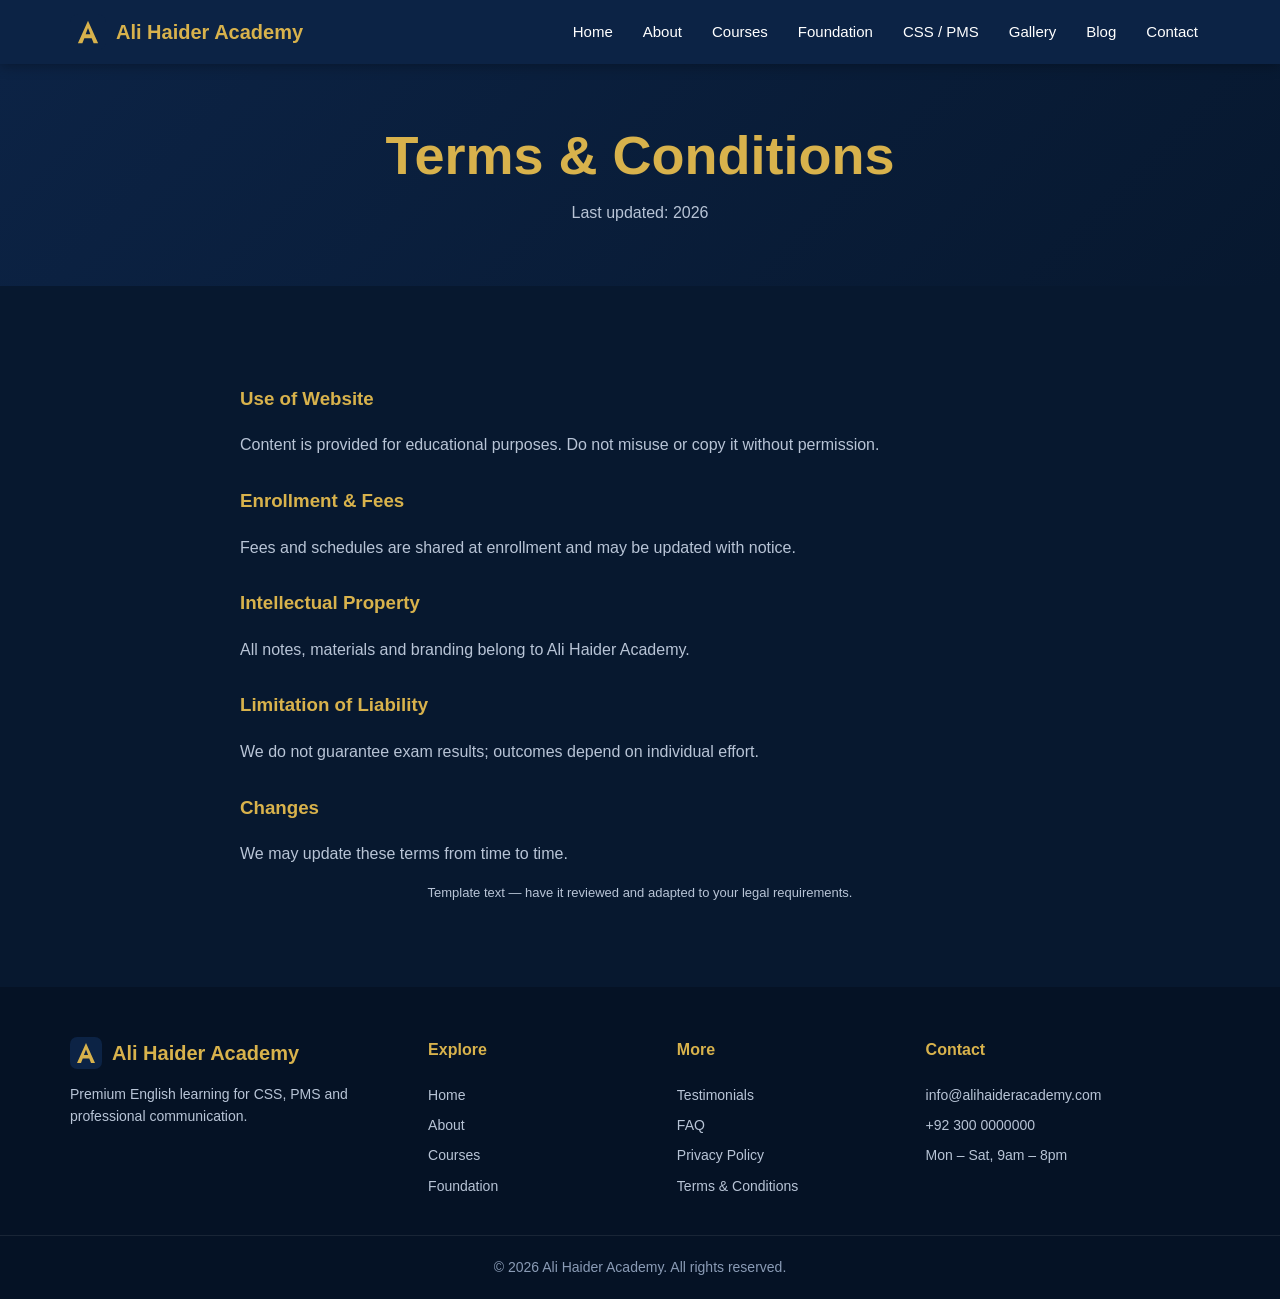
<file: terms.html>
<!DOCTYPE html>
<html lang="en">
<head>
<meta charset="UTF-8">
<meta name="viewport" content="width=device-width, initial-scale=1.0">
<title>Terms &amp; Conditions | Ali Haider Academy</title>
<meta name="description" content="Terms &amp; Conditions of Ali Haider Academy.">
<link rel="icon" type="image/svg+xml" href="assets/icons/logo.svg">
<link rel="stylesheet" href="css/style.css">
<link rel="stylesheet" href="css/responsive.css">
<link rel="stylesheet" href="css/animations.css">
</head>
<body>
<a class="skip" href="#main">Skip to content</a>
<header class="nav" id="top">
<div class="container nav-inner">
<a class="brand" href="index.html"><img src="assets/icons/logo.svg" alt="" width="36" height="36"><span>Ali Haider Academy</span></a>
<button class="menu-btn" id="menuBtn" aria-label="Toggle menu" aria-expanded="false" aria-controls="navLinks"><img src="assets/icons/menu.svg" alt="" width="26" height="26"></button>
<nav id="navLinks" aria-label="Main navigation"><a href="index.html">Home</a><a href="about.html">About</a><a href="courses.html">Courses</a><a href="foundation.html">Foundation</a><a href="css-pms.html">CSS / PMS</a><a href="gallery.html">Gallery</a><a href="blog.html">Blog</a><a href="contact.html">Contact</a></nav>
</div>
</header>
<main id="main">
<section class="page-hero"><div class="container reveal"><h1>Terms &amp; Conditions</h1><p>Last updated: 2026</p></div></section><section class="section"><div class="container narrow legal"><h3>Use of Website</h3><p>Content is provided for educational purposes. Do not misuse or copy it without permission.</p><h3>Enrollment &amp; Fees</h3><p>Fees and schedules are shared at enrollment and may be updated with notice.</p><h3>Intellectual Property</h3><p>All notes, materials and branding belong to Ali Haider Academy.</p><h3>Limitation of Liability</h3><p>We do not guarantee exam results; outcomes depend on individual effort.</p><h3>Changes</h3><p>We may update these terms from time to time.</p><p class="note">Template text — have it reviewed and adapted to your legal requirements.</p></div></section>
</main>
<footer class="footer">
<div class="container footer-grid">
<div><div class="brand"><img src="assets/icons/logo.svg" alt="" width="32" height="32"><span>Ali Haider Academy</span></div><p>Premium English learning for CSS, PMS and professional communication.</p></div>
<div><h4>Explore</h4><ul><li><a href="index.html">Home</a></li><li><a href="about.html">About</a></li><li><a href="courses.html">Courses</a></li><li><a href="foundation.html">Foundation</a></li></ul></div>
<div><h4>More</h4><ul><li><a href="testimonials.html">Testimonials</a></li><li><a href="faq.html">FAQ</a></li><li><a href="privacy.html">Privacy Policy</a></li><li><a href="terms.html">Terms &amp; Conditions</a></li></ul></div>
<div><h4>Contact</h4><ul><li>info@alihaideracademy.com</li><li>+92 300 0000000</li><li>Mon – Sat, 9am – 8pm</li></ul></div>
</div>
<div class="copy">&copy; <span id="year">2026</span> Ali Haider Academy. All rights reserved.</div>
</footer>
<button class="to-top" id="toTop" aria-label="Back to top">&#8679;</button>
<script src="js/main.js"></script>
</body>
</html>
</file>
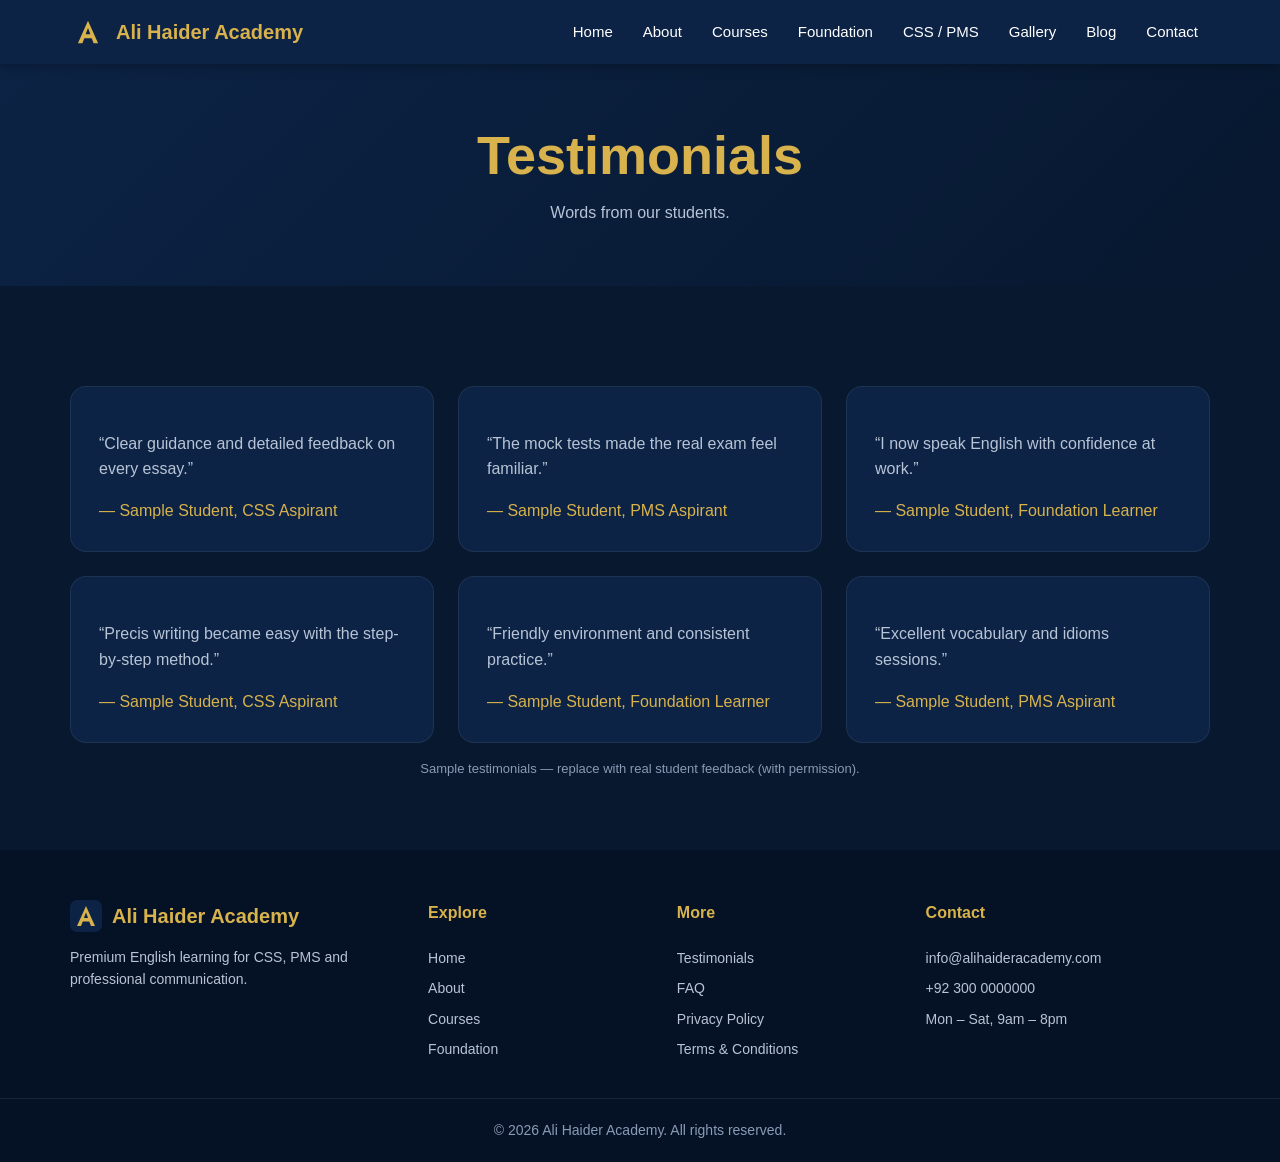
<file: testimonials.html>
<!DOCTYPE html>
<html lang="en">
<head>
<meta charset="UTF-8">
<meta name="viewport" content="width=device-width, initial-scale=1.0">
<title>Testimonials | Ali Haider Academy</title>
<meta name="description" content="Read what students say about Ali Haider Academy.">
<link rel="icon" type="image/svg+xml" href="assets/icons/logo.svg">
<link rel="stylesheet" href="css/style.css">
<link rel="stylesheet" href="css/responsive.css">
<link rel="stylesheet" href="css/animations.css">
</head>
<body>
<a class="skip" href="#main">Skip to content</a>
<header class="nav" id="top">
<div class="container nav-inner">
<a class="brand" href="index.html"><img src="assets/icons/logo.svg" alt="" width="36" height="36"><span>Ali Haider Academy</span></a>
<button class="menu-btn" id="menuBtn" aria-label="Toggle menu" aria-expanded="false" aria-controls="navLinks"><img src="assets/icons/menu.svg" alt="" width="26" height="26"></button>
<nav id="navLinks" aria-label="Main navigation"><a href="index.html">Home</a><a href="about.html">About</a><a href="courses.html">Courses</a><a href="foundation.html">Foundation</a><a href="css-pms.html">CSS / PMS</a><a href="gallery.html">Gallery</a><a href="blog.html">Blog</a><a href="contact.html">Contact</a></nav>
</div>
</header>
<main id="main">
<section class="page-hero"><div class="container reveal"><h1>Testimonials</h1><p>Words from our students.</p></div></section><section class="section"><div class="container grid3"><blockquote class="card reveal"><p>“Clear guidance and detailed feedback on every essay.”</p><cite>— Sample Student, CSS Aspirant</cite></blockquote><blockquote class="card reveal"><p>“The mock tests made the real exam feel familiar.”</p><cite>— Sample Student, PMS Aspirant</cite></blockquote><blockquote class="card reveal"><p>“I now speak English with confidence at work.”</p><cite>— Sample Student, Foundation Learner</cite></blockquote><blockquote class="card reveal"><p>“Precis writing became easy with the step-by-step method.”</p><cite>— Sample Student, CSS Aspirant</cite></blockquote><blockquote class="card reveal"><p>“Friendly environment and consistent practice.”</p><cite>— Sample Student, Foundation Learner</cite></blockquote><blockquote class="card reveal"><p>“Excellent vocabulary and idioms sessions.”</p><cite>— Sample Student, PMS Aspirant</cite></blockquote></div><p class="note container">Sample testimonials — replace with real student feedback (with permission).</p></section>
</main>
<footer class="footer">
<div class="container footer-grid">
<div><div class="brand"><img src="assets/icons/logo.svg" alt="" width="32" height="32"><span>Ali Haider Academy</span></div><p>Premium English learning for CSS, PMS and professional communication.</p></div>
<div><h4>Explore</h4><ul><li><a href="index.html">Home</a></li><li><a href="about.html">About</a></li><li><a href="courses.html">Courses</a></li><li><a href="foundation.html">Foundation</a></li></ul></div>
<div><h4>More</h4><ul><li><a href="testimonials.html">Testimonials</a></li><li><a href="faq.html">FAQ</a></li><li><a href="privacy.html">Privacy Policy</a></li><li><a href="terms.html">Terms &amp; Conditions</a></li></ul></div>
<div><h4>Contact</h4><ul><li>info@alihaideracademy.com</li><li>+92 300 0000000</li><li>Mon – Sat, 9am – 8pm</li></ul></div>
</div>
<div class="copy">&copy; <span id="year">2026</span> Ali Haider Academy. All rights reserved.</div>
</footer>
<button class="to-top" id="toTop" aria-label="Back to top">&#8679;</button>
<script src="js/main.js"></script>
</body>
</html>
</file>
<file: css/style.css>
:root{--bg:#07182f;--bg2:#0c2345;--bg3:#0a1e3a;--gold:#d8b24c;--text:#fff;--muted:#b8c4d6;--radius:16px}
*,*::before,*::after{box-sizing:border-box}
html{scroll-behavior:smooth}
body{margin:0;font-family:-apple-system,BlinkMacSystemFont,"Segoe UI",Roboto,Arial,sans-serif;background:var(--bg);color:var(--text);line-height:1.6}
img{max-width:100%;height:auto;display:block}
a{color:inherit}
.container{width:min(1140px,92%);margin:0 auto}
.narrow{width:min(800px,92%)}
.skip{position:absolute;left:-999px;top:0;background:var(--gold);color:#000;padding:10px 16px;z-index:200}
.skip:focus{left:10px}
:focus-visible{outline:3px solid var(--gold);outline-offset:2px}
/* nav */
.nav{position:sticky;top:0;z-index:100;background:var(--bg2);box-shadow:0 2px 12px rgba(0,0,0,.3)}
.nav-inner{display:flex;align-items:center;justify-content:space-between;padding:14px 0}
.brand{display:flex;align-items:center;gap:10px;font-weight:700;font-size:20px;color:var(--gold);text-decoration:none}
nav a{color:#fff;margin-left:6px;padding:8px 12px;text-decoration:none;border-radius:8px;font-size:15px;transition:.2s}
nav a:hover,nav a.active{background:rgba(216,178,76,.15);color:var(--gold)}
.menu-btn{display:none;background:none;border:0;padding:6px;cursor:pointer}
/* hero */
.hero{padding:70px 0;background:radial-gradient(circle at 80% 20%,#12356a,var(--bg) 60%)}
.hero-inner{display:flex;align-items:center;justify-content:space-between;gap:40px}
.hero h1,.page-hero h1{font-size:clamp(34px,5vw,54px);line-height:1.15;margin:14px 0;color:#fff}
.gold{color:var(--gold)}
.hero p{color:var(--muted);font-size:18px;max-width:540px}
.hero-img{width:min(340px,80%);border-radius:50%;border:4px solid var(--gold)}
.tag{display:inline-block;background:rgba(216,178,76,.15);color:var(--gold);padding:4px 14px;border-radius:30px;font-size:13px;font-weight:600}
.actions{display:flex;gap:14px;flex-wrap:wrap;margin-top:24px}
.page-hero{padding:60px 0;text-align:center;background:linear-gradient(135deg,var(--bg2),var(--bg))}
.page-hero h1{color:var(--gold);margin-top:0}
.page-hero p{color:var(--muted);margin:0}
/* buttons */
.btn,button.btn{display:inline-block;background:var(--gold);color:#07182f;border:0;padding:14px 30px;border-radius:30px;font-weight:700;font-size:16px;text-decoration:none;cursor:pointer;transition:.25s}
.btn:hover{transform:translateY(-2px);box-shadow:0 8px 20px rgba(216,178,76,.35)}
.btn.ghost{background:transparent;color:var(--gold);border:2px solid var(--gold)}
.btn.small{padding:8px 20px;font-size:14px;margin-top:10px}
/* sections */
.section{padding:70px 0}.alt{background:var(--bg3)}
.title{text-align:center;color:var(--gold);font-size:clamp(26px,4vw,36px);margin:0 0 10px}
.title.left{text-align:left}
.sub{text-align:center;color:var(--muted);margin:0 0 36px}
.grid2,.grid3,.grid4{display:grid;gap:24px;margin-top:30px}
.grid2{grid-template-columns:repeat(2,1fr)}.grid3{grid-template-columns:repeat(3,1fr)}.grid4{grid-template-columns:repeat(4,1fr)}
.card{background:var(--bg2);padding:28px;border-radius:var(--radius);border:1px solid rgba(255,255,255,.07);transition:.3s;margin:0}
.card:hover{transform:translateY(-5px);border-color:var(--gold)}
.card h3{margin:10px 0;color:#fff}.card p{color:var(--muted)}
.ico{font-size:34px}
.more{color:var(--gold);text-decoration:none;font-weight:600}
.check{list-style:none;padding:0;margin:14px 0}
.check li{padding-left:26px;position:relative;margin:8px 0;color:var(--muted)}
.check li::before{content:"✓";position:absolute;left:0;color:var(--gold);font-weight:700}
.split{display:grid;grid-template-columns:1fr 1.2fr;gap:50px;align-items:center}
.split.top{align-items:start}
.split img{border-radius:var(--radius);border:3px solid var(--gold)}
.steps b{display:grid;place-items:center;width:44px;height:44px;border-radius:50%;background:var(--gold);color:#07182f;font-size:20px}
.note{color:#8a9bb5;font-size:13px;text-align:center;margin-top:16px}
/* stats */
.stats{background:var(--gold);color:#07182f;padding:40px 0 10px}
.stats .grid4{margin:0;text-align:center}
.stats b{display:block;font-size:42px}.stats span{font-weight:600}
.stats .note{color:#3b3b3b}
/* slider */
.slider{max-width:760px;margin:30px auto 0;overflow:hidden}
.slides{display:flex;transition:transform .5s ease}
.slide{min-width:100%;margin:0;padding:34px;background:var(--bg2);border-radius:var(--radius);text-align:center;box-sizing:border-box}
.slide p{font-size:20px;font-style:italic;margin:0 0 14px}
cite{color:var(--gold);font-style:normal}
.slider-ctrl{display:flex;justify-content:center;align-items:center;gap:16px;margin-top:18px}
.slider-ctrl button{background:var(--bg2);color:var(--gold);border:1px solid var(--gold);width:38px;height:38px;border-radius:50%;font-size:22px;cursor:pointer}
.dots{display:flex;gap:8px}
.dots button{width:10px;height:10px;padding:0;border-radius:50%;background:#456;border:0}
.dots button.on{background:var(--gold)}
/* cta */
.cta{background:linear-gradient(135deg,#12356a,var(--bg2));text-align:center;padding:60px 0}
.cta h2{color:var(--gold);font-size:32px;margin:0 0 8px}.cta p{color:var(--muted);margin-bottom:22px}
/* gallery */
.gallery{display:grid;grid-template-columns:repeat(3,1fr);gap:20px}
.gallery figure{margin:0;overflow:hidden;border-radius:var(--radius);background:var(--bg2);cursor:pointer}
.gallery img{width:100%;transition:.4s}.gallery figure:hover img{transform:scale(1.06)}
.gallery figcaption{padding:12px;text-align:center;color:var(--muted)}
.lightbox{position:fixed;inset:0;background:rgba(0,0,0,.9);display:flex;align-items:center;justify-content:center;z-index:300;padding:20px}
.lightbox[hidden]{display:none}
.lightbox img{max-height:85vh;border-radius:12px}
.lightbox button{position:absolute;top:18px;right:24px;font-size:40px;color:#fff;background:none;border:0;cursor:pointer}
/* faq */
.faq{background:var(--bg2);border-radius:12px;margin-bottom:14px;padding:16px 22px;border:1px solid rgba(255,255,255,.07)}
.faq summary{cursor:pointer;font-weight:600;color:var(--gold)}
.faq p{color:var(--muted);margin:10px 0 0}
/* table */
.table-wrap{overflow-x:auto}
table{width:100%;border-collapse:collapse;margin-top:20px}
th,td{padding:14px;text-align:left;border-bottom:1px solid rgba(255,255,255,.1)}
th{color:var(--gold);width:30%}td{color:var(--muted)}
/* form */
.form{background:var(--bg2);padding:30px;border-radius:var(--radius)}
.form label{display:block;margin:14px 0 6px;font-weight:600}
.form input,.form select,.form textarea{width:100%;padding:12px;border-radius:10px;border:1px solid #2a4570;background:var(--bg);color:#fff;font:inherit}
.form .btn{margin-top:20px}
.err{color:#ff8a80;display:block;min-height:1em}
#formStatus{margin-top:12px;color:var(--gold)}
.info{list-style:none;padding:0}.info li{margin:12px 0;color:var(--muted)}
.legal h3{color:var(--gold);margin-top:28px}.legal p{color:var(--muted)}
/* footer */
.footer{background:#051225;padding:50px 0 0}
.footer-grid{display:grid;grid-template-columns:1.5fr 1fr 1fr 1.3fr;gap:30px}
.footer h4{color:var(--gold);margin-top:0}
.footer ul{list-style:none;padding:0;margin:0}.footer li{margin:8px 0;color:var(--muted);font-size:14px}
.footer a{text-decoration:none}.footer a:hover{color:var(--gold)}
.footer p{color:var(--muted);font-size:14px}
.copy{text-align:center;padding:20px;margin-top:30px;border-top:1px solid rgba(255,255,255,.08);color:#8a9bb5;font-size:14px}
.to-top{position:fixed;right:20px;bottom:20px;width:44px;height:44px;border-radius:50%;border:0;background:var(--gold);color:#07182f;font-size:22px;cursor:pointer;opacity:0;pointer-events:none;transition:.3s;z-index:90}
.to-top.show{opacity:1;pointer-events:auto}
</file>
<file: css/responsive.css>
@media (max-width:992px){
.grid3,.grid4{grid-template-columns:repeat(2,1fr)}
.footer-grid{grid-template-columns:1fr 1fr}
.gallery{grid-template-columns:repeat(2,1fr)}
}
@media (max-width:768px){
.menu-btn{display:block}
nav{display:none;position:absolute;top:100%;left:0;right:0;background:var(--bg2);flex-direction:column;padding:10px 4%;box-shadow:0 10px 20px rgba(0,0,0,.4)}
nav.open{display:flex}
nav a{margin:0;padding:12px}
.hero-inner,.split{display:flex;flex-direction:column;text-align:center}
.split{align-items:stretch}
.title.left{text-align:center}
.hero{padding:40px 0}
.actions{justify-content:center}
.grid2,.grid3,.grid4{grid-template-columns:1fr}
.stats .grid4{grid-template-columns:repeat(2,1fr)}
.stats b{font-size:32px}
.brand{font-size:17px}
.footer-grid{grid-template-columns:1fr}
.gallery{grid-template-columns:1fr}
.check{text-align:left}
}
@media (prefers-reduced-motion:reduce){*{animation:none!important;transition:none!important;scroll-behavior:auto!important}}
</file>
<file: css/animations.css>
@keyframes fadeUp{from{opacity:0;transform:translateY(30px)}to{opacity:1;transform:none}}
@keyframes float{0%,100%{transform:translateY(0)}50%{transform:translateY(-10px)}}
.js .reveal{opacity:0;transform:translateY(30px);transition:opacity .7s ease,transform .7s ease}
.js .reveal.visible{opacity:1;transform:none}
.hero-img{animation:float 5s ease-in-out infinite}
.faq[open] p{animation:fadeUp .4s ease}
</file>
